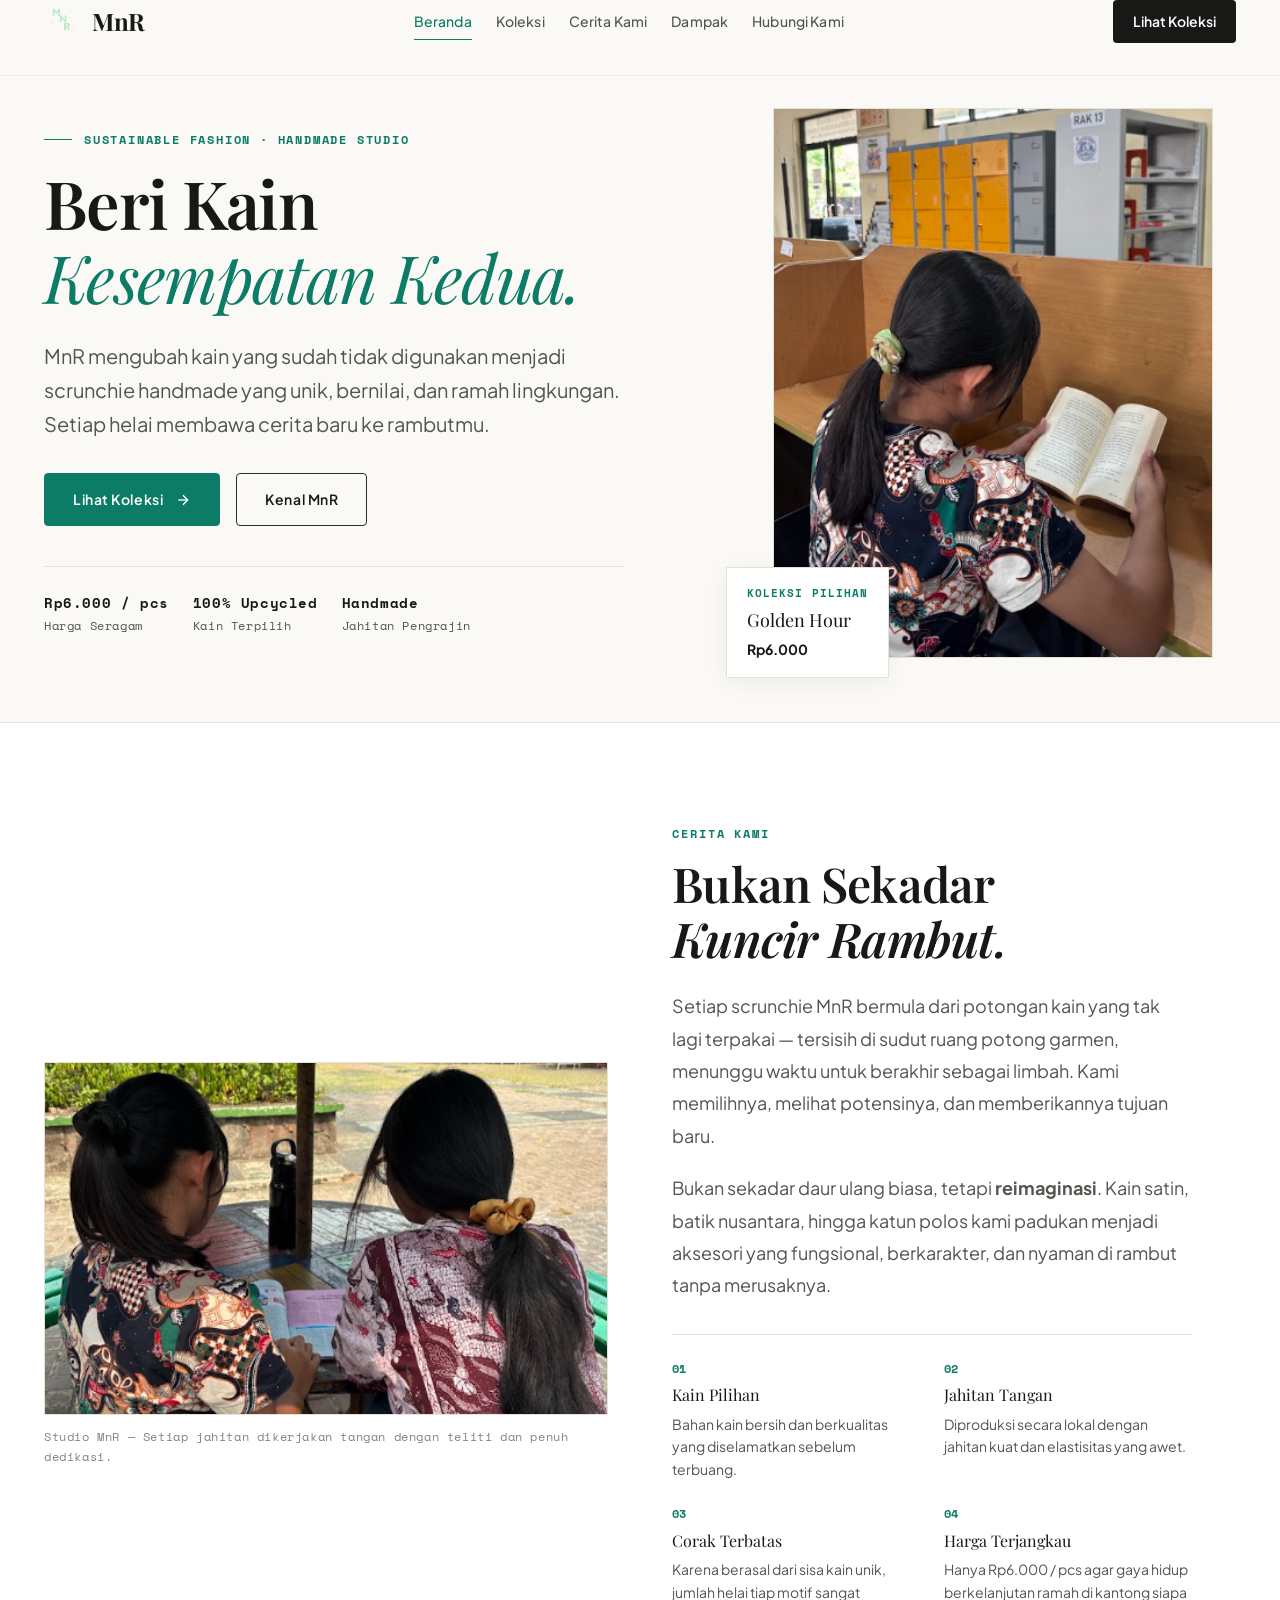
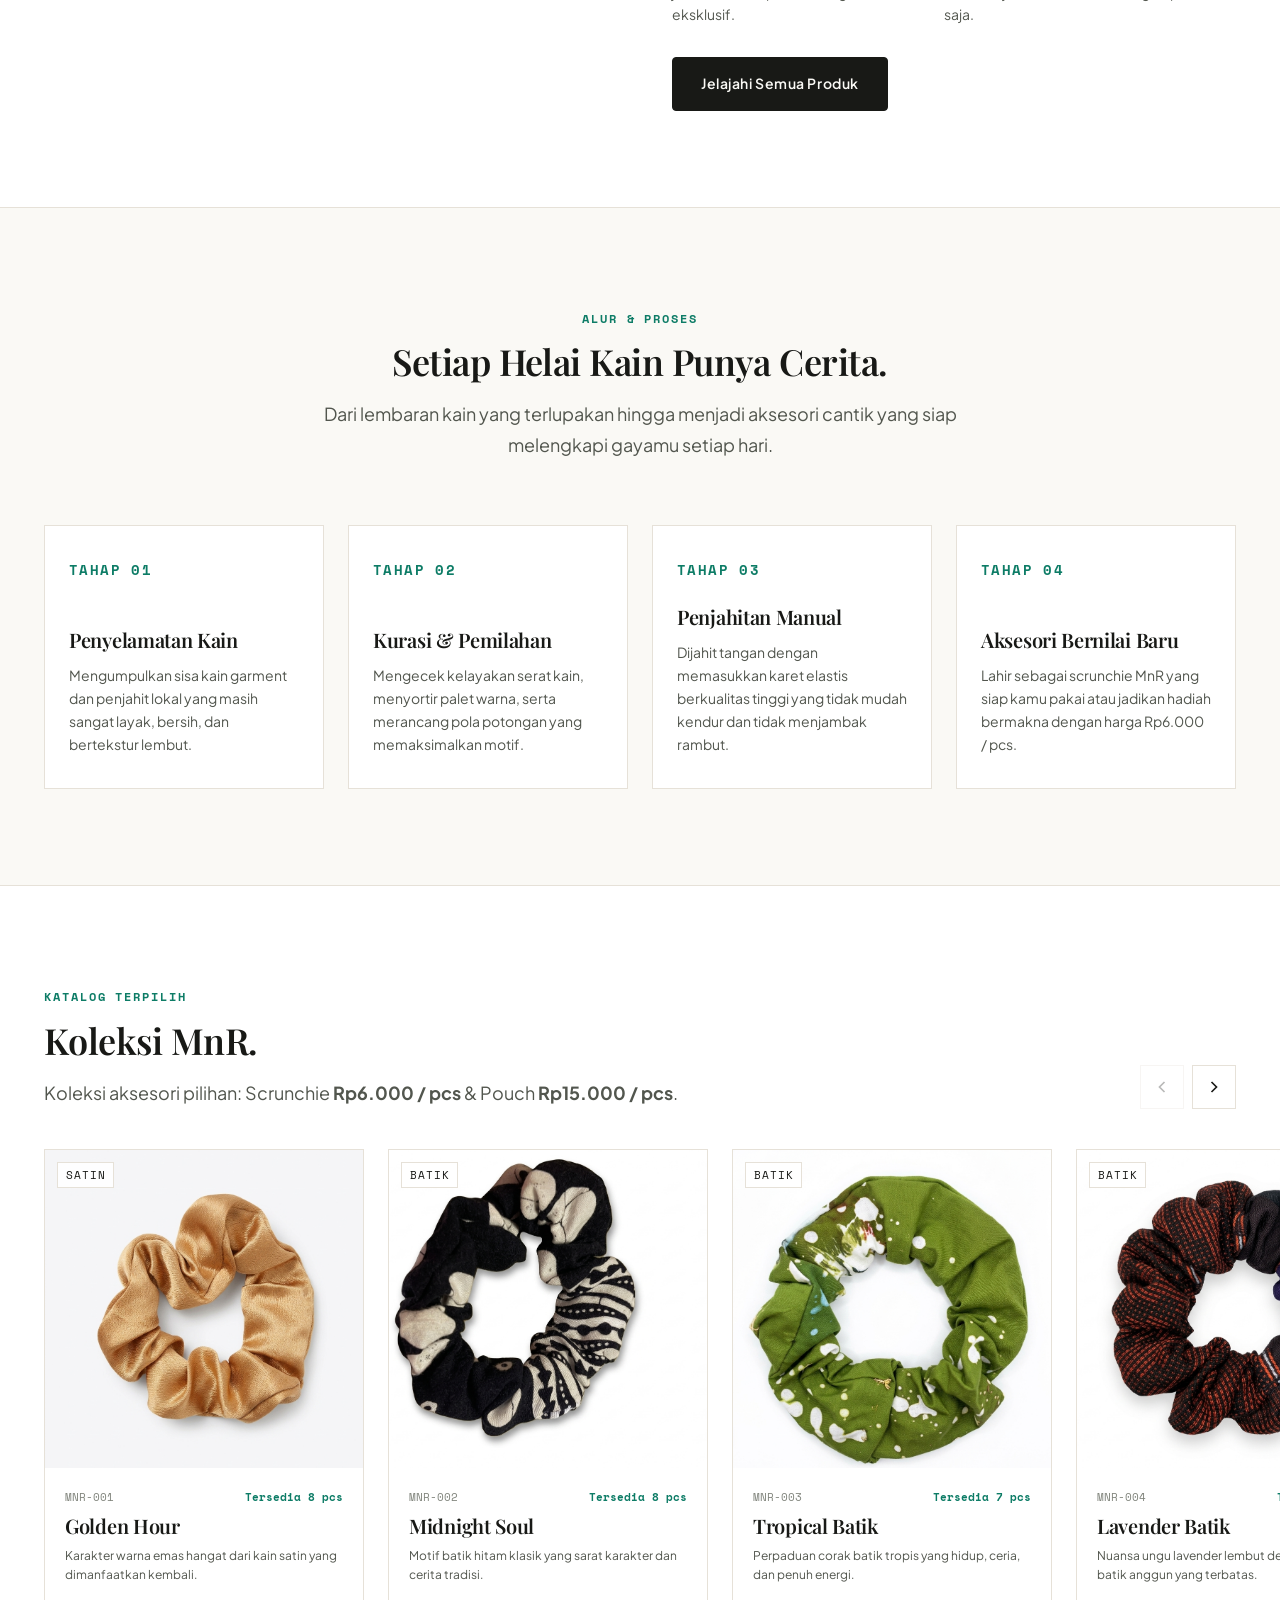
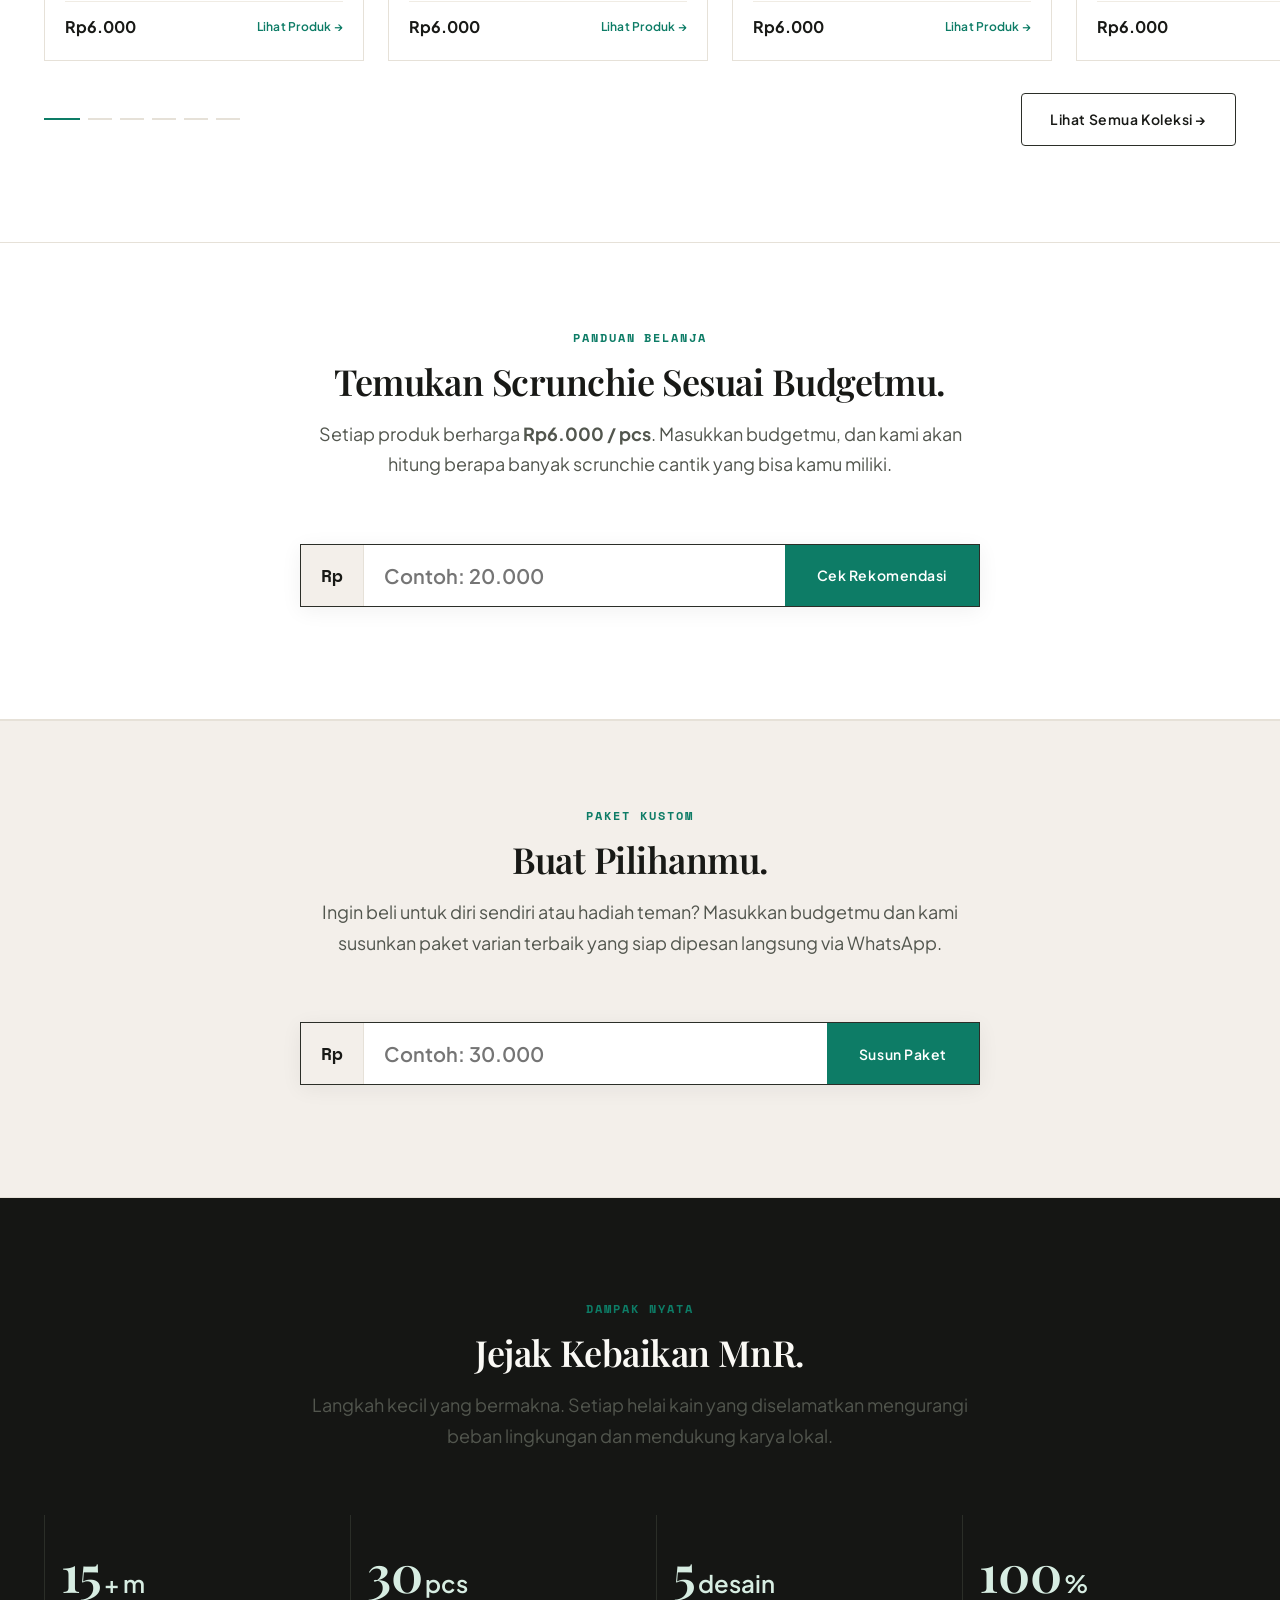
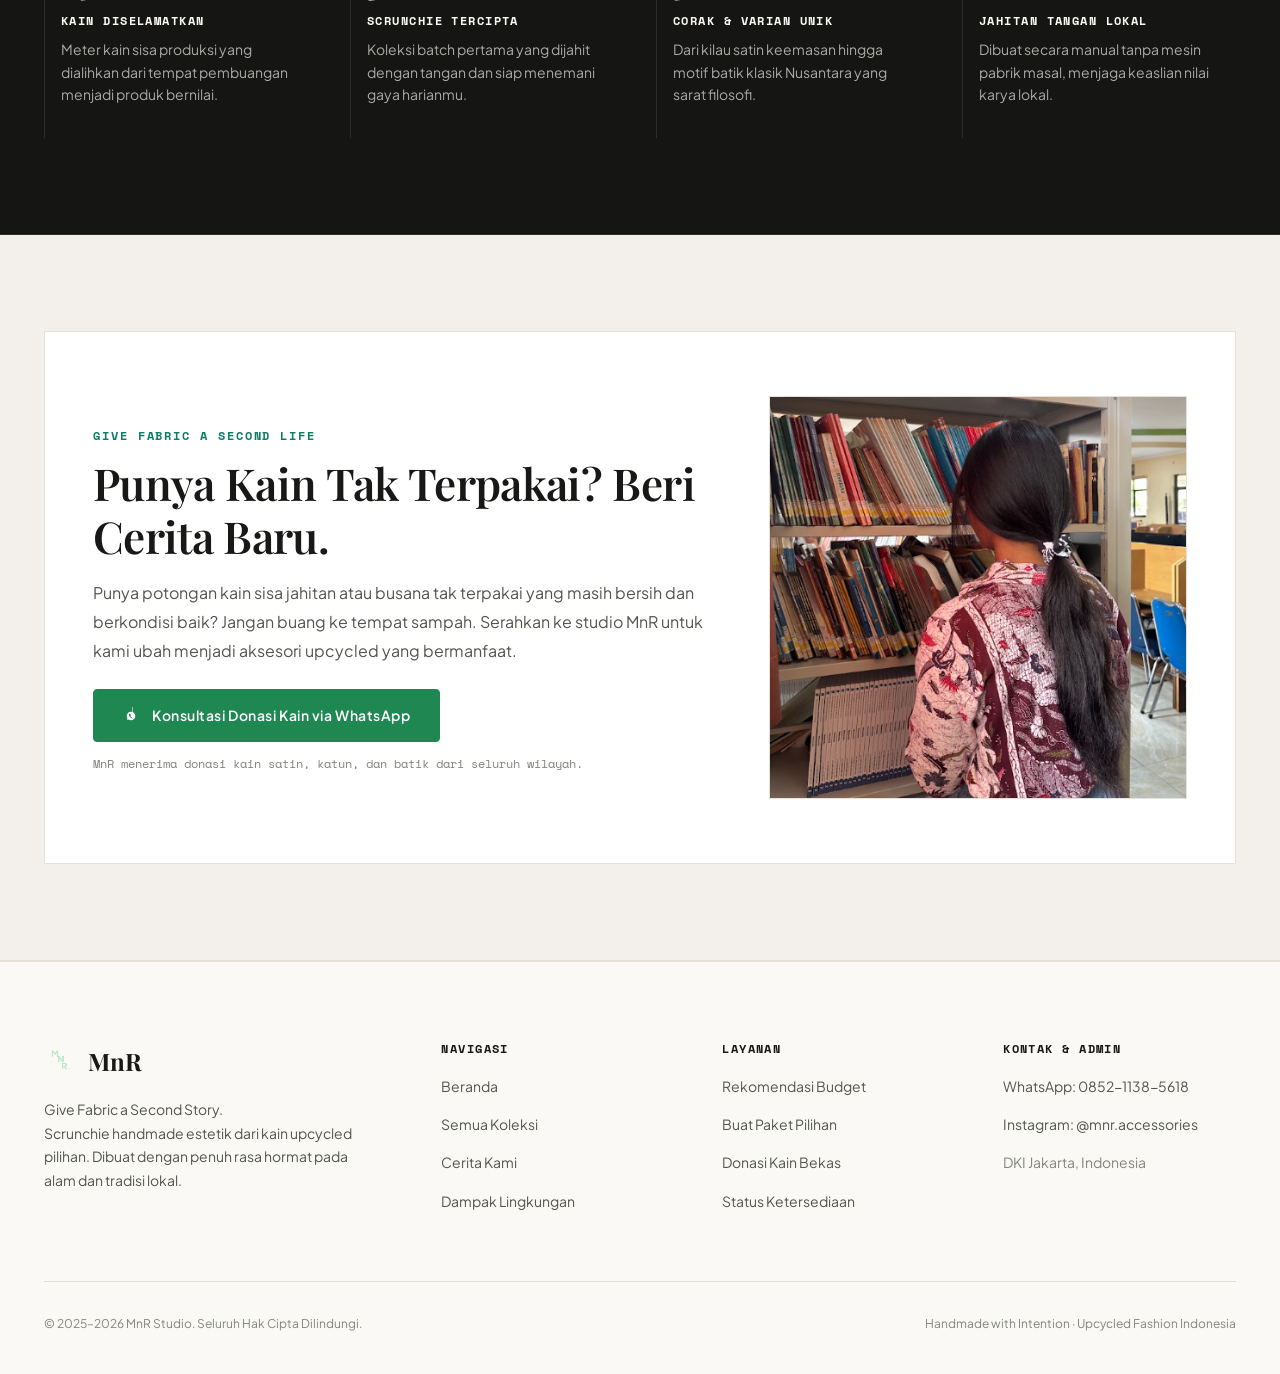
<file: index.html>
<!DOCTYPE html>
<html lang="id">

<head>
    <meta charset="UTF-8">
    <meta name="viewport" content="width=device-width, initial-scale=1.0">
    <meta name="description"
        content="MnR — Brand sustainable fashion scrunchie handmade dari kain upcycled. Give Fabric a Second Story. Seluruh produk Rp6.000/pcs.">
    <title>MnR — Beri Kain Kesempatan Kedua | Official Store</title>

    <!-- Stylesheets -->
    <link rel="stylesheet" href="css/style.css">
    <link rel="stylesheet" href="css/animations.css">
    <link rel="stylesheet" href="css/responsive.css">
</head>

<body>

    <!-- ══════════════════════════════════════════════════════════
     NAVBAR
     ══════════════════════════════════════════════════════════ -->
    <nav class="navbar" role="navigation" aria-label="Navigasi Utama">
        <div class="container">
            <div class="navbar__inner">
                <a href="index.html" class="navbar__logo" aria-label="Beranda MnR">
                    <img src="assets/Logo/logo.png" alt="Logo MnR" class="navbar__logo-img">
                    <span class="navbar__logo-text">MnR</span>
                </a>

                <ul class="navbar__nav" role="list">
                    <li><a href="index.html" class="navbar__link active">Beranda</a></li>
                    <li><a href="catalog.html" class="navbar__link">Koleksi</a></li>
                    <li><a href="#cerita-kami" class="navbar__link">Cerita Kami</a></li>
                    <li><a href="#dampak" class="navbar__link">Dampak</a></li>
                    <li><a href="https://wa.me/6285211385618" class="navbar__link" target="_blank"
                            rel="noopener noreferrer">Hubungi Kami</a></li>
                </ul>

                <div class="navbar__actions">
                    <a href="catalog.html" class="navbar__cta">Lihat Koleksi</a>
                </div>

                <button class="navbar__hamburger" id="hamburger-btn" aria-label="Buka menu navigasi"
                    aria-expanded="false">
                    <span></span><span></span><span></span>
                </button>
            </div>
        </div>
    </nav>

    <!-- Mobile Menu Drawer -->
    <div class="navbar__mobile" id="mobile-menu" role="dialog" aria-label="Menu navigasi mobile">
        <nav class="navbar__mobile-nav">
            <a href="index.html" class="navbar__mobile-link">Beranda</a>
            <a href="catalog.html" class="navbar__mobile-link">Koleksi</a>
            <a href="#cerita-kami" class="navbar__mobile-link">Cerita Kami</a>
            <a href="#dampak" class="navbar__mobile-link">Dampak</a>
            <a href="https://wa.me/6285211385618" class="navbar__mobile-link" target="_blank"
                rel="noopener noreferrer">Hubungi Kami</a>
        </nav>
        <a href="catalog.html" class="btn btn--primary btn--full">Jelajahi Koleksi</a>
    </div>

    <!-- ══════════════════════════════════════════════════════════
     HERO SECTION
     ══════════════════════════════════════════════════════════ -->
    <header class="section hero" id="beranda">
        <div class="container">
            <div class="hero__grid">

                <!-- Hero Copywriting -->
                <div class="hero__content">
                    <div class="hero__tagline-eyebrow anim-fade-up">
                        Sustainable Fashion · Handmade Studio
                    </div>

                    <h1 class="hero__title anim-fade-up anim-delay-1">
                        Beri Kain<br>
                        <span class="hero__title-accent">Kesempatan Kedua.</span>
                    </h1>

                    <p class="hero__subtitle anim-fade-up anim-delay-2">
                        MnR mengubah kain yang sudah tidak digunakan menjadi scrunchie handmade yang unik, bernilai, dan
                        ramah lingkungan. Setiap helai membawa cerita baru ke rambutmu.
                    </p>

                    <div class="hero__actions anim-fade-up anim-delay-3">
                        <a href="catalog.html" class="btn btn--primary" id="hero-explore-cta">
                            Lihat Koleksi
                            <svg width="16" height="16" viewBox="0 0 24 24" fill="none" stroke="currentColor"
                                stroke-width="2">
                                <line x1="5" y1="12" x2="19" y2="12"></line>
                                <polyline points="12 5 19 12 12 19"></polyline>
                            </svg>
                        </a>
                        <a href="#cerita-kami" class="btn btn--outline" id="hero-story-cta">Kenal MnR</a>
                    </div>

                    <div class="hero__credentials anim-fade-up anim-delay-4">
                        <div class="hero__credential-item">
                            <strong>Rp6.000 / pcs</strong>
                            <span>Harga Seragam</span>
                        </div>
                        <div class="hero__credential-item">
                            <strong>100% Upcycled</strong>
                            <span>Kain Terpilih</span>
                        </div>
                        <div class="hero__credential-item">
                            <strong>Handmade</strong>
                            <span>Jahitan Pengrajin</span>
                        </div>
                    </div>
                </div>

                <!-- Hero Visual Composition -->
                <div class="hero__visual-stack anim-scale-in anim-delay-2">
                    <div class="hero__main-image-wrap">
                        <img src="assets/GoldenHour.png" alt="Model memakai scrunchie Golden Hour MnR"
                            id="hero-main-image">
                    </div>

                    <div class="hero__floating-card anim-fade-up anim-delay-3">
                        <div class="hero__floating-card-label">Koleksi Pilihan</div>
                        <div class="hero__floating-card-title">Golden Hour</div>
                        <div class="hero__floating-card-price">Rp6.000</div>
                    </div>
                </div>

            </div>
        </div>
    </header>

    <!-- ══════════════════════════════════════════════════════════
     BRAND STORY SECTION
     ══════════════════════════════════════════════════════════ -->
    <section class="section brand-story" id="cerita-kami" aria-label="Cerita Brand MnR">
        <div class="container">
            <div class="brand-story__grid">

                <!-- Foto Pengrajin & Proses Manual -->
                <div class="brand-story__media-col anim-slide-right">
                    <div class="brand-story__image-wrap">
                        <img src="assets/story.png" alt="Proses pembuatan scrunchie MnR dari kain sisa garmen"
                            loading="lazy">
                    </div>
                    <p class="brand-story__caption">
                        Studio MnR — Setiap jahitan dikerjakan tangan dengan teliti dan penuh dedikasi.
                    </p>
                </div>

                <!-- Konten Cerita -->
                <div class="brand-story__content-col anim-slide-left">
                    <span class="section-eyebrow">Cerita Kami</span>
                    <h2 class="brand-story__title">
                        Bukan Sekadar<br><span class="text-italic">Kuncir Rambut.</span>
                    </h2>

                    <p class="brand-story__text">
                        Setiap scrunchie MnR bermula dari potongan kain yang tak lagi terpakai — tersisih di sudut ruang
                        potong garmen, menunggu waktu untuk berakhir sebagai limbah. Kami memilihnya, melihat
                        potensinya, dan memberikannya tujuan baru.
                    </p>
                    <p class="brand-story__text">
                        Bukan sekadar daur ulang biasa, tetapi <strong>reimaginasi</strong>. Kain satin, batik
                        nusantara, hingga katun polos kami padukan menjadi aksesori yang fungsional, berkarakter, dan
                        nyaman di rambut tanpa merusaknya.
                    </p>

                    <div class="brand-story__principles">
                        <div class="principle-item">
                            <div class="principle-item__num">01</div>
                            <div class="principle-item__title">Kain Pilihan</div>
                            <div class="principle-item__desc">Bahan kain bersih dan berkualitas yang diselamatkan
                                sebelum terbuang.</div>
                        </div>
                        <div class="principle-item">
                            <div class="principle-item__num">02</div>
                            <div class="principle-item__title">Jahitan Tangan</div>
                            <div class="principle-item__desc">Diproduksi secara lokal dengan jahitan kuat dan
                                elastisitas yang awet.</div>
                        </div>
                        <div class="principle-item">
                            <div class="principle-item__num">03</div>
                            <div class="principle-item__title">Corak Terbatas</div>
                            <div class="principle-item__desc">Karena berasal dari sisa kain unik, jumlah helai tiap
                                motif sangat eksklusif.</div>
                        </div>
                        <div class="principle-item">
                            <div class="principle-item__num">04</div>
                            <div class="principle-item__title">Harga Terjangkau</div>
                            <div class="principle-item__desc">Hanya Rp6.000 / pcs agar gaya hidup berkelanjutan ramah di
                                kantong siapa saja.</div>
                        </div>
                    </div>

                    <a href="catalog.html" class="btn btn--dark">
                        Jelajahi Semua Produk
                    </a>
                </div>

            </div>
        </div>
    </section>

    <!-- ══════════════════════════════════════════════════════════
     FABRIC JOURNEY SECTION
     ══════════════════════════════════════════════════════════ -->
    <section class="section fabric-journey" id="proses" aria-label="Alur Daur Ulang Kain">
        <div class="container">
            <div class="section-header section-header--center anim-fade-up">
                <span class="section-eyebrow">Alur & Proses</span>
                <h2 class="section-title">Setiap Helai Kain Punya Cerita.</h2>
                <p class="section-subtitle">
                    Dari lembaran kain yang terlupakan hingga menjadi aksesori cantik yang siap melengkapi gayamu setiap
                    hari.
                </p>
            </div>

            <div class="journey-grid">
                <div class="journey-card anim-fade-up anim-delay-1">
                    <div class="journey-card__step-num">TAHAP 01</div>
                    <div>
                        <h3 class="journey-card__title">Penyelamatan Kain</h3>
                        <p class="journey-card__desc">
                            Mengumpulkan sisa kain garment dan penjahit lokal yang masih sangat layak, bersih, dan
                            bertekstur lembut.
                        </p>
                    </div>
                </div>

                <div class="journey-card anim-fade-up anim-delay-2">
                    <div class="journey-card__step-num">TAHAP 02</div>
                    <div>
                        <h3 class="journey-card__title">Kurasi & Pemilahan</h3>
                        <p class="journey-card__desc">
                            Mengecek kelayakan serat kain, menyortir palet warna, serta merancang pola potongan yang
                            memaksimalkan motif.
                        </p>
                    </div>
                </div>

                <div class="journey-card anim-fade-up anim-delay-3">
                    <div class="journey-card__step-num">TAHAP 03</div>
                    <div>
                        <h3 class="journey-card__title">Penjahitan Manual</h3>
                        <p class="journey-card__desc">
                            Dijahit tangan dengan memasukkan karet elastis berkualitas tinggi yang tidak mudah kendur
                            dan tidak menjambak rambut.
                        </p>
                    </div>
                </div>

                <div class="journey-card anim-fade-up anim-delay-4">
                    <div class="journey-card__step-num">TAHAP 04</div>
                    <div>
                        <h3 class="journey-card__title">Aksesori Bernilai Baru</h3>
                        <p class="journey-card__desc">
                            Lahir sebagai scrunchie MnR yang siap kamu pakai atau jadikan hadiah bermakna dengan harga
                            Rp6.000 / pcs.
                        </p>
                    </div>
                </div>
            </div>
        </div>
    </section>

    <!-- ══════════════════════════════════════════════════════════
     EDITORIAL COLLECTION SLIDER
     ══════════════════════════════════════════════════════════ -->
    <section class="section slider-section" id="koleksi" aria-label="Koleksi Scrunchie MnR">
        <div class="container">
            <div class="slider-section__header-row">
                <div>
                    <span class="section-eyebrow">Katalog Terpilih</span>
                    <h2 class="section-title">Koleksi MnR.</h2>
                    <p class="section-subtitle">
                        Koleksi aksesori pilihan: Scrunchie <strong>Rp6.000 / pcs</strong> & Pouch <strong>Rp15.000 /
                            pcs</strong>.
                    </p>
                </div>
                <div class="slider-nav-buttons">
                    <button class="slider-btn" id="slider-prev" aria-label="Koleksi sebelumnya">
                        <svg width="20" height="20" viewBox="0 0 24 24" fill="none" stroke="currentColor"
                            stroke-width="2">
                            <polyline points="15 18 9 12 15 6"></polyline>
                        </svg>
                    </button>
                    <button class="slider-btn" id="slider-next" aria-label="Koleksi berikutnya">
                        <svg width="20" height="20" viewBox="0 0 24 24" fill="none" stroke="currentColor"
                            stroke-width="2">
                            <polyline points="9 18 15 12 9 6"></polyline>
                        </svg>
                    </button>
                </div>
            </div>

            <div class="slider-track-outer">
                <div class="slider-track" id="slider-track">
                    <!-- Dimuat secara dinamis oleh main.js dari products.js -->
                </div>
            </div>

            <div class="slider-footer">
                <div class="slider-dots" id="slider-dots"></div>
                <a href="catalog.html" class="btn btn--outline">Lihat Semua Koleksi →</a>
            </div>
        </div>
    </section>

    <!-- ══════════════════════════════════════════════════════════
     FIND YOUR MNR — Budget Recommendation
     ══════════════════════════════════════════════════════════ -->
    <section class="section recommendation-section" id="rekomendasi" aria-label="Rekomendasi Sesuai Budget">
        <div class="container">
            <div class="section-header section-header--center anim-fade-up">
                <span class="section-eyebrow">Panduan Belanja</span>
                <h2 class="section-title">Temukan Scrunchie Sesuai Budgetmu.</h2>
                <p class="section-subtitle">
                    Setiap produk berharga <strong>Rp6.000 / pcs</strong>. Masukkan budgetmu, dan kami akan hitung
                    berapa banyak scrunchie cantik yang bisa kamu miliki.
                </p>
            </div>

            <div class="rec-widget anim-fade-up anim-delay-1">
                <div class="budget-input-group" id="rec-form">
                    <div class="budget-prefix">Rp</div>
                    <input type="text" id="rec-budget-input" class="budget-input" placeholder="Contoh: 20.000"
                        inputmode="numeric" aria-label="Masukkan budget belanja">
                    <button class="budget-btn" id="rec-submit" type="button">Cek Rekomendasi</button>
                </div>

                <!-- Hasil Rekomendasi -->
                <div class="rec-results" id="rec-results" aria-live="polite"></div>
            </div>
        </div>
    </section>

    <!-- ══════════════════════════════════════════════════════════
     BUILD YOUR MNR — Set Builder
     ══════════════════════════════════════════════════════════ -->
    <section class="section section--warm" id="susun-paket" aria-label="Susun Paket Pilihanmu">
        <div class="container">
            <div class="section-header section-header--center anim-fade-up">
                <span class="section-eyebrow">Paket Kustom</span>
                <h2 class="section-title">Buat Pilihanmu.</h2>
                <p class="section-subtitle">
                    Ingin beli untuk diri sendiri atau hadiah teman? Masukkan budgetmu dan kami susunkan paket varian
                    terbaik yang siap dipesan langsung via WhatsApp.
                </p>
            </div>

            <div class="rec-widget anim-fade-up anim-delay-1">
                <div class="budget-input-group">
                    <div class="budget-prefix">Rp</div>
                    <input type="text" id="build-budget-input" class="budget-input" placeholder="Contoh: 30.000"
                        inputmode="numeric" aria-label="Masukkan budget paket">
                    <button class="budget-btn" id="build-submit" type="button">Susun Paket</button>
                </div>

                <!-- Hasil Paket -->
                <div class="build-results" id="build-results" aria-live="polite"></div>
            </div>
        </div>
    </section>

    <!-- ══════════════════════════════════════════════════════════
     IMPACT SECTION
     ══════════════════════════════════════════════════════════ -->
    <section class="section impact-section" id="dampak" aria-label="Dampak Keberlanjutan MnR">
        <div class="container">
            <div class="section-header section-header--center anim-fade-up">
                <span class="section-eyebrow">Dampak Nyata</span>
                <h2 class="section-title" style="color: var(--color-bg);">Jejak Kebaikan MnR.</h2>
                <p class="section-subtitle">
                    Langkah kecil yang bermakna. Setiap helai kain yang diselamatkan mengurangi beban lingkungan dan
                    mendukung karya lokal.
                </p>
            </div>

            <div class="impact-grid">
                <div class="impact-card anim-fade-up anim-delay-1">
                    <div class="impact-card__number-wrap">
                        <span class="counter" data-target="15" id="counter-fabric">15</span>
                        <span class="impact-card__suffix">+ m</span>
                    </div>
                    <div class="impact-card__label">Kain Diselamatkan</div>
                    <div class="impact-card__desc">Meter kain sisa produksi yang dialihkan dari tempat pembuangan
                        menjadi produk bernilai.</div>
                </div>

                <div class="impact-card anim-fade-up anim-delay-2">
                    <div class="impact-card__number-wrap">
                        <span class="counter" data-target="30" id="counter-scrunchies">30</span>
                        <span class="impact-card__suffix">pcs</span>
                    </div>
                    <div class="impact-card__label">Scrunchie Tercipta</div>
                    <div class="impact-card__desc">Koleksi batch pertama yang dijahit dengan tangan dan siap menemani
                        gaya harianmu.</div>
                </div>

                <div class="impact-card anim-fade-up anim-delay-3">
                    <div class="impact-card__number-wrap">
                        <span class="counter" data-target="5" id="counter-designs">5</span>
                        <span class="impact-card__suffix">desain</span>
                    </div>
                    <div class="impact-card__label">Corak & Varian Unik</div>
                    <div class="impact-card__desc">Dari kilau satin keemasan hingga motif batik klasik Nusantara yang
                        sarat filosofi.</div>
                </div>

                <div class="impact-card anim-fade-up anim-delay-4">
                    <div class="impact-card__number-wrap">
                        <span class="counter" data-target="100" id="counter-handmade">100</span>
                        <span class="impact-card__suffix">%</span>
                    </div>
                    <div class="impact-card__label">Jahitan Tangan Lokal</div>
                    <div class="impact-card__desc">Dibuat secara manual tanpa mesin pabrik masal, menjaga keaslian nilai
                        karya lokal.</div>
                </div>
            </div>
        </div>
    </section>

    <!-- ══════════════════════════════════════════════════════════
     GIVE FABRIC A SECOND LIFE (DONASI KAIN)
     ══════════════════════════════════════════════════════════ -->
    <section class="section donation-cta" id="donasi" aria-label="Donasi Kain Bekas">
        <div class="container">
            <div class="donation-card anim-fade-up">
                <div>
                    <span class="section-eyebrow">Give Fabric a Second Life</span>
                    <h2 class="donation-card__title">Punya Kain Tak Terpakai? Beri Cerita Baru.</h2>
                    <p class="donation-card__text">
                        Punya potongan kain sisa jahitan atau busana tak terpakai yang masih bersih dan berkondisi baik?
                        Jangan buang ke tempat sampah. Serahkan ke studio MnR untuk kami ubah menjadi aksesori upcycled
                        yang bermanfaat.
                    </p>
                    <div class="donation-card__action">
                        <a href="https://wa.me/6285211385618" class="btn btn--whatsapp" data-wa="fabric" target="_blank"
                            rel="noopener noreferrer">
                            <svg width="18" height="18" viewBox="0 0 24 24" fill="currentColor">
                                <path
                                    d="M12.031 6.172c-3.181 0-5.767 2.586-5.768 5.766-.001 1.298.38 2.27 1.019 3.287l-.582 2.128 2.182-.573c.978.58 1.911.928 3.145.929 3.178 0 5.767-2.587 5.768-5.766.001-3.187-2.575-5.77-5.764-5.771zm3.392 8.244c-.144.405-.837.774-1.17.824-.312.045-.698.057-1.144-.092-.857-.285-1.996-1.196-2.735-2.029-.739-.834-1.282-1.859-1.282-2.784 0-.497.195-.889.479-1.168.214-.21.469-.264.624-.264.156 0 .313.003.447.01.142.008.33.023.479.382.155.372.531 1.303.578 1.398.047.096.079.208.016.333-.063.125-.094.208-.188.318-.094.11-.198.246-.282.33-.094.095-.192.198-.083.385.109.188.484.798 1.037 1.29.711.633 1.311.83 1.498.924.188.094.297.079.407-.047.11-.125.47-548.595-.736.125-.188.25-.157.422-.094.172.063 1.094.516 1.282.609.188.094.313.141.36.219.046.078.046.452-.098.857z" />
                            </svg>
                            Konsultasi Donasi Kain via WhatsApp
                        </a>
                        <span class="donation-card__note">MnR menerima donasi kain satin, katun, dan batik dari seluruh
                            wilayah.</span>
                    </div>
                </div>

                <div>
                    <img src="assets/Lifestyle/CraftStory.png" alt="Donasi kain MnR"
                        style="width: 100%; border: 1px solid var(--color-border);" loading="lazy">
                </div>
            </div>
        </div>
    </section>

    <!-- ══════════════════════════════════════════════════════════
     FOOTER
     ══════════════════════════════════════════════════════════ -->
    <footer class="footer" role="contentinfo">
        <div class="container">
            <div class="footer__main">
                <div>
                    <div class="footer__brand-logo">
                        <img src="assets/Logo/logo.png" alt="Logo MnR">
                        <span>MnR</span>
                    </div>
                    <p class="footer__brand-tagline">
                        Give Fabric a Second Story.<br>
                        Scrunchie handmade estetik dari kain upcycled pilihan. Dibuat dengan penuh rasa hormat pada alam
                        dan tradisi lokal.
                    </p>
                </div>

                <div>
                    <h4 class="footer__col-title">Navigasi</h4>
                    <ul class="footer__links">
                        <li><a href="index.html" class="footer__link">Beranda</a></li>
                        <li><a href="catalog.html" class="footer__link">Semua Koleksi</a></li>
                        <li><a href="#cerita-kami" class="footer__link">Cerita Kami</a></li>
                        <li><a href="#dampak" class="footer__link">Dampak Lingkungan</a></li>
                    </ul>
                </div>

                <div>
                    <h4 class="footer__col-title">Layanan</h4>
                    <ul class="footer__links">
                        <li><a href="#rekomendasi" class="footer__link">Rekomendasi Budget</a></li>
                        <li><a href="#susun-paket" class="footer__link">Buat Paket Pilihan</a></li>
                        <li><a href="#donasi" class="footer__link">Donasi Kain Bekas</a></li>
                        <li><a href="catalog.html" class="footer__link">Status Ketersediaan</a></li>
                    </ul>
                </div>

                <div>
                    <h4 class="footer__col-title">Kontak & Admin</h4>
                    <ul class="footer__links">
                        <li><a href="https://wa.me/6285211385618" class="footer__link" target="_blank"
                                rel="noopener noreferrer">WhatsApp: 0852-1138-5618</a></li>
                        <li><a href="https://www.instagram.com/mnr.accessories/" class="footer__link" target="_blank"
                                rel="noopener noreferrer">Instagram: @mnr.accessories</a></li>
                        <li><span class="footer__link" style="color:var(--color-text-light);">DKI Jakarta,
                                Indonesia</span></li>
                    </ul>
                </div>
            </div>

            <div class="footer__bottom">
                <span>© 2025–2026 MnR Studio. Seluruh Hak Cipta Dilindungi.</span>
                <span>Handmade with Intention · Upcycled Fashion Indonesia</span>
            </div>
        </div>
    </footer>

    <!-- ══════════════════════════════════════════════════════════
     MODAL PEMBAYARAN QRIS & WHATSAPP
     ══════════════════════════════════════════════════════════ -->
    <div class="modal-overlay" id="payment-modal" role="dialog" aria-modal="true" aria-labelledby="modal-title"
        tabindex="-1">
        <div class="modal-content">
            <div class="modal__header">
                <h3 class="modal__title" id="modal-title">Pembayaran Pesanan</h3>
                <button class="modal__close-btn" id="modal-close-btn" aria-label="Tutup modal"
                    type="button">&times;</button>
            </div>

            <div class="modal__body">
                <!-- Ringkasan Pesanan -->
                <div class="order-summary-box">
                    <div class="order-row">
                        <span>Produk</span>
                        <strong id="modal-product-name">—</strong>
                    </div>
                    <div class="order-row">
                        <span>Kode ID</span>
                        <span id="modal-product-id">—</span>
                    </div>
                    <div class="order-row">
                        <span>Jumlah</span>
                        <span id="modal-product-qty">1 pcs</span>
                    </div>
                    <div class="order-row">
                        <span>Harga Satuan</span>
                        <span id="modal-product-price">Rp6.000</span>
                    </div>
                    <div class="order-row order-row--total">
                        <span>Total Pembayaran</span>
                        <strong id="modal-total-price">Rp6.000</strong>
                    </div>
                </div>

                <!-- QRIS Payment Box -->
                <div class="qris-section">
                    <span class="qris-badge">Scan QRIS untuk Membayar</span>
                    <div class="qris-image-wrap">
                        <img id="modal-qris-img" src="assets/QRIS.jpeg" alt="QRIS Resmi MnR">
                    </div>
                </div>

                <!-- Alur Pembayaran -->
                <div class="qris-steps">
                    <div class="qris-step">
                        <span class="qris-step__num">1.</span>
                        <span>Buka aplikasi pembayaran (GoPay, OVO, Dana, BCA, Mandiri, atau m-Banking
                            pilihanmu).</span>
                    </div>
                    <div class="qris-step">
                        <span class="qris-step__num">2.</span>
                        <span>Scan kode QRIS di atas sesuai nominal total yang tertera.</span>
                    </div>
                    <div class="qris-step">
                        <span class="qris-step__num">3.</span>
                        <span>Ambil screenshot bukti transfer, lalu klik tombol di bawah untuk konfirmasi via
                            WhatsApp.</span>
                    </div>
                </div>

                <div class="modal__footer">
                    <button class="btn btn--whatsapp btn--full" id="modal-confirm-btn" type="button">
                        <svg width="18" height="18" viewBox="0 0 24 24" fill="currentColor">
                            <path
                                d="M12.031 6.172c-3.181 0-5.767 2.586-5.768 5.766-.001 1.298.38 2.27 1.019 3.287l-.582 2.128 2.182-.573c.978.58 1.911.928 3.145.929 3.178 0 5.767-2.587 5.768-5.766.001-3.187-2.575-5.77-5.764-5.771zm3.392 8.244c-.144.405-.837.774-1.17.824-.312.045-.698.057-1.144-.092-.857-.285-1.996-1.196-2.735-2.029-.739-.834-1.282-1.859-1.282-2.784 0-.497.195-.889.479-1.168.214-.21.469-.264.624-.264.156 0 .313.003.447.01.142.008.33.023.479.382.155.372.531 1.303.578 1.398.047.096.079.208.016.333-.063.125-.094.208-.188.318-.094.11-.198.246-.282.33-.094.095-.192.198-.083.385.109.188.484.798 1.037 1.29.711.633 1.311.83 1.498.924.188.094.297.079.407-.047.11-.125.47-548.595-.736.125-.188.25-.157.422-.094.172.063 1.094.516 1.282.609.188.094.313.141.36.219.046.078.046.452-.098.857z" />
                        </svg>
                        Konfirmasi Pembayaran via WhatsApp
                    </button>
                    <button class="btn btn--ghost btn--full" id="modal-cancel-btn" type="button">
                        Batal
                    </button>
                </div>
            </div>
        </div>
    </div>

    <!-- Scripts -->
    <script src="data/products.js"></script>
    <script src="js/whatsapp.js"></script>
    <script src="js/recommendation.js"></script>
    <script src="js/main.js"></script>

</body>

</html>
</file>
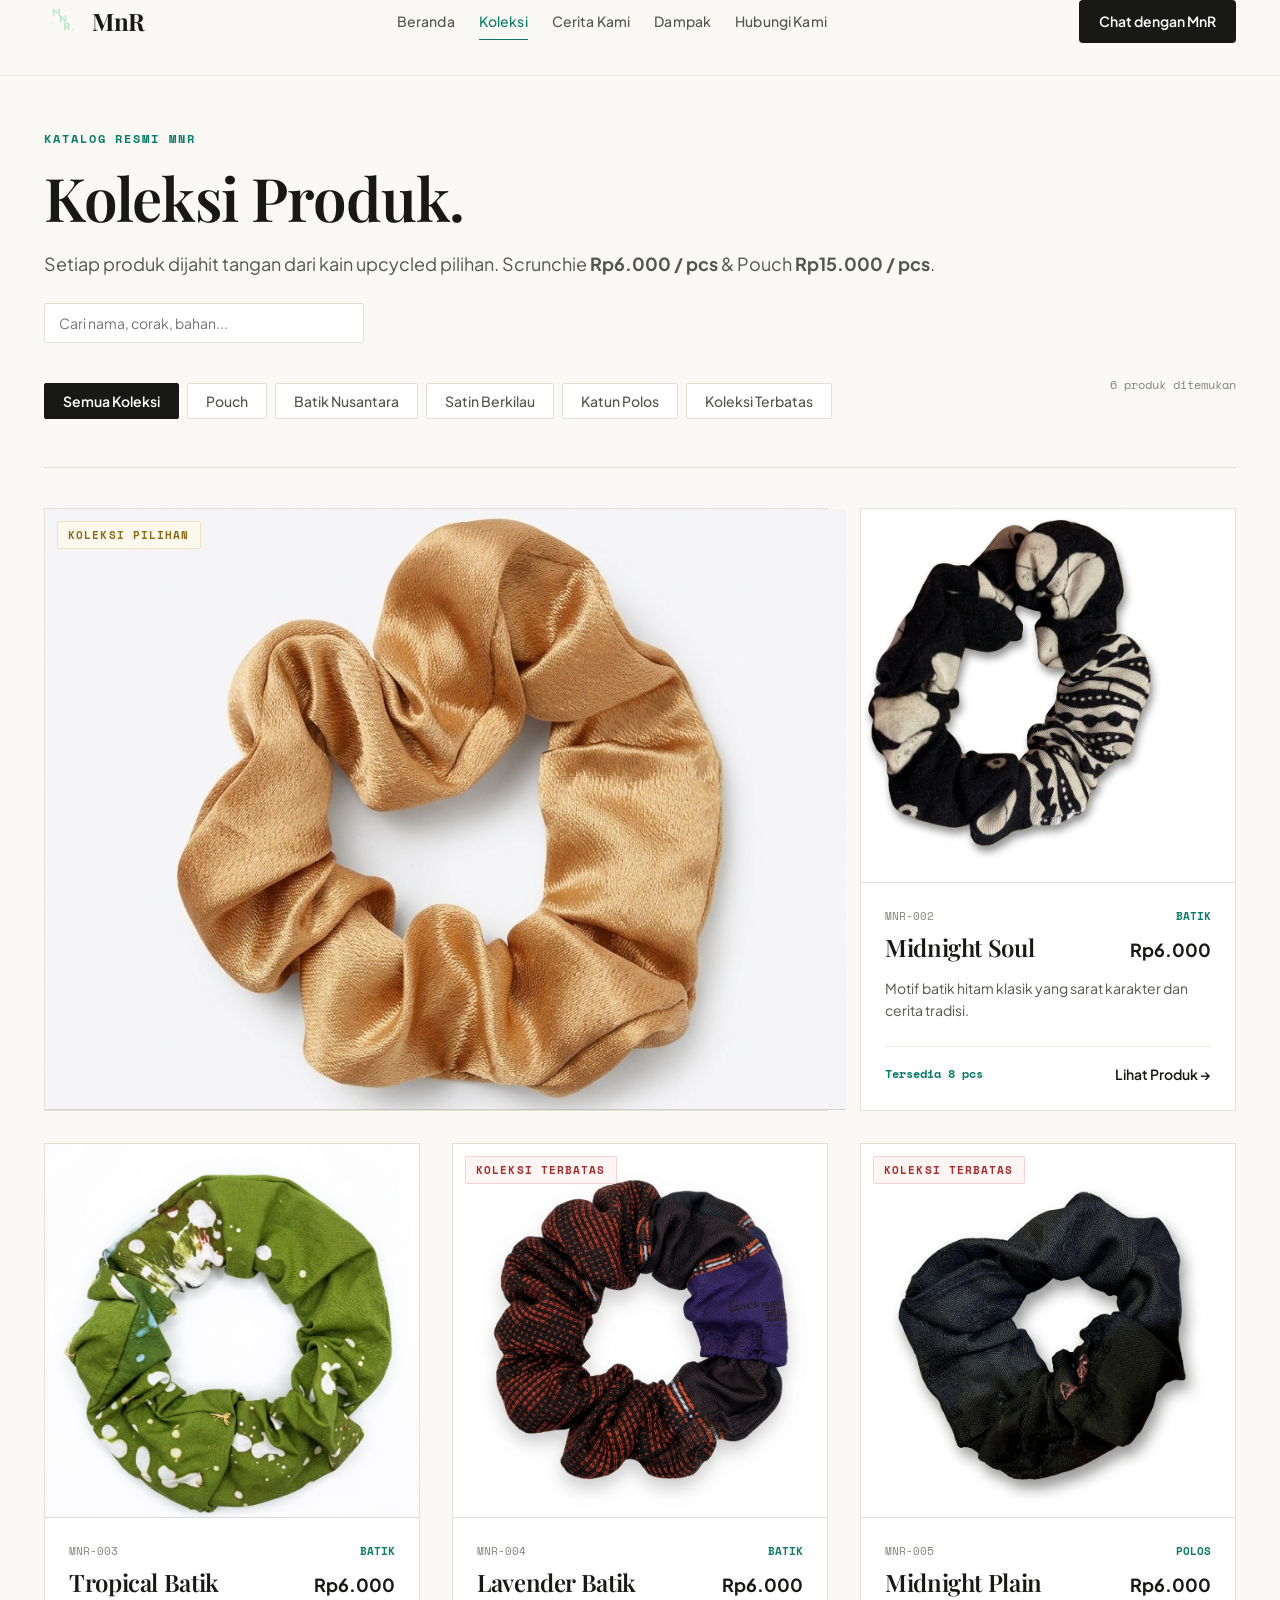
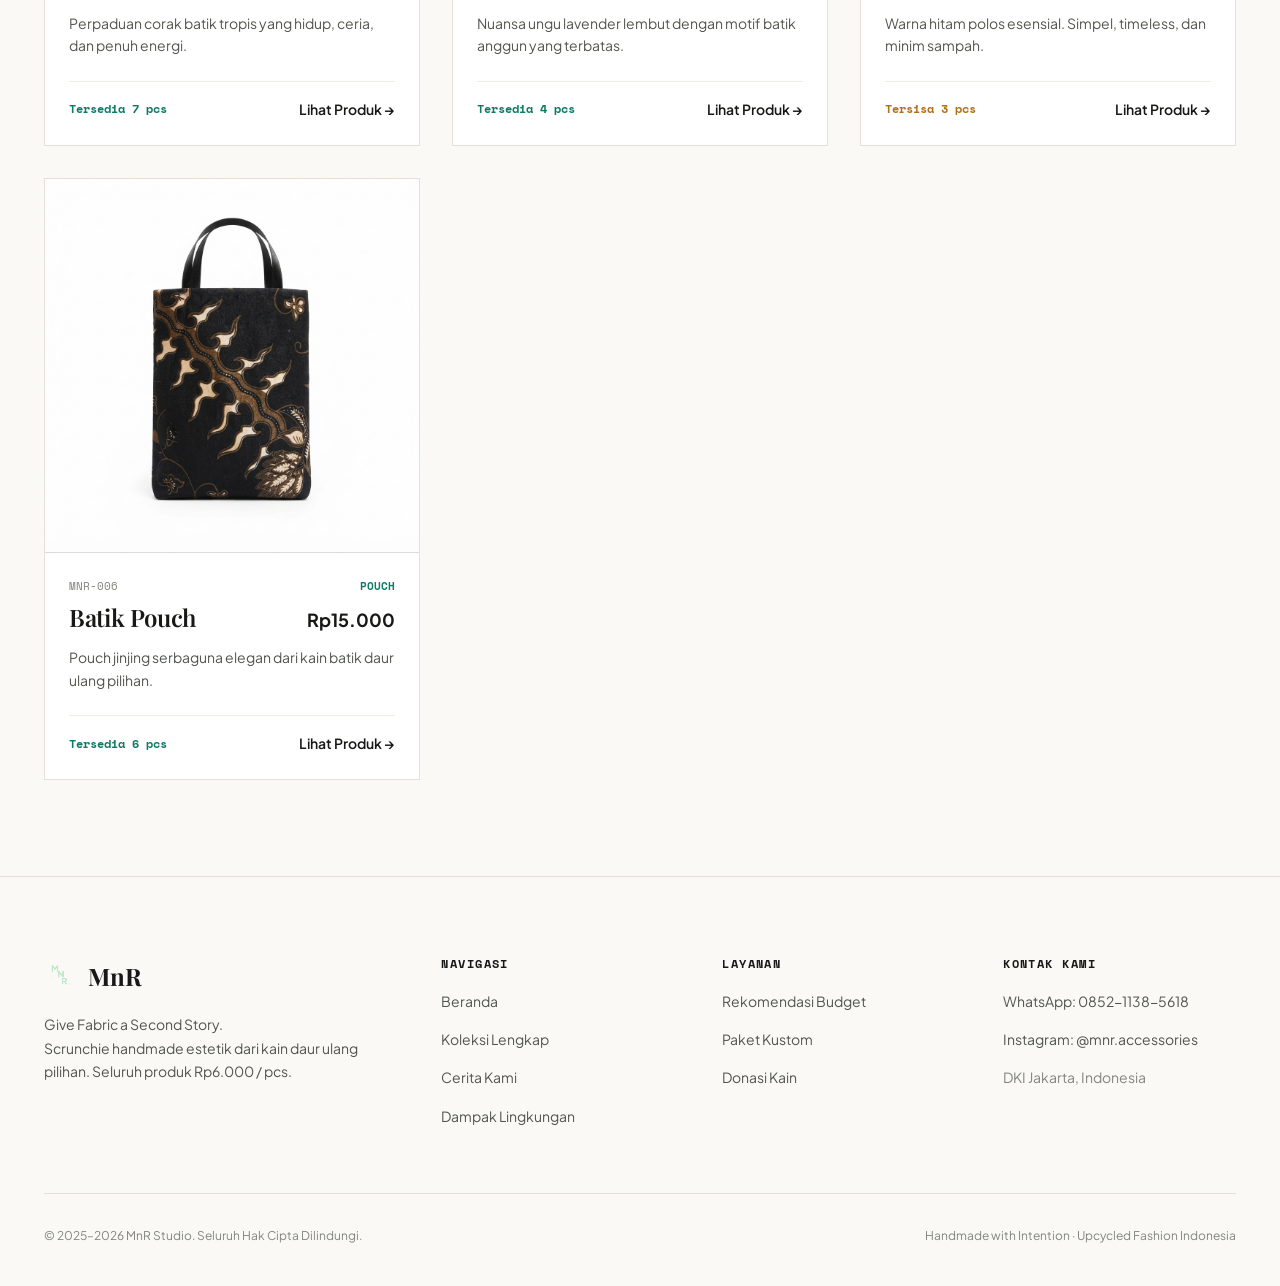
<file: catalog.html>
<!DOCTYPE html>
<html lang="id">

<head>
    <meta charset="UTF-8">
    <meta name="viewport" content="width=device-width, initial-scale=1.0">
    <meta name="description"
        content="Jelajahi Koleksi Scrunchie Upcycled MnR — Handmade dari kain daur ulang pilihan. Golden Hour, Midnight Soul, Tropical Batik, Lavender Batik, dan Midnight Plain. Rp6.000/pcs.">
    <title>Koleksi Scrunchie — MnR Official</title>

    <!-- Stylesheets -->
    <link rel="stylesheet" href="css/style.css">
    <link rel="stylesheet" href="css/animations.css">
    <link rel="stylesheet" href="css/responsive.css">
</head>

<body>

    <!-- ══════════════════════════════════════════════════════════
     NAVBAR
     ══════════════════════════════════════════════════════════ -->
    <nav class="navbar" role="navigation" aria-label="Navigasi Utama">
        <div class="container">
            <div class="navbar__inner">
                <a href="index.html" class="navbar__logo" aria-label="Beranda MnR">
                    <img src="assets/Logo/logo.png" alt="Logo MnR" class="navbar__logo-img">
                    <span class="navbar__logo-text">MnR</span>
                </a>

                <ul class="navbar__nav" role="list">
                    <li><a href="index.html" class="navbar__link">Beranda</a></li>
                    <li><a href="catalog.html" class="navbar__link active">Koleksi</a></li>
                    <li><a href="index.html#cerita-kami" class="navbar__link">Cerita Kami</a></li>
                    <li><a href="index.html#dampak" class="navbar__link">Dampak</a></li>
                    <li><a href="https://wa.me/6285211385618" class="navbar__link" target="_blank"
                            rel="noopener noreferrer">Hubungi Kami</a></li>
                </ul>

                <div class="navbar__actions">
                    <a href="https://wa.me/6285211385618" class="navbar__cta" target="_blank"
                        rel="noopener noreferrer">Chat dengan MnR</a>
                </div>

                <button class="navbar__hamburger" id="hamburger-btn" aria-label="Buka menu navigasi"
                    aria-expanded="false">
                    <span></span><span></span><span></span>
                </button>
            </div>
        </div>
    </nav>

    <!-- Mobile Menu Drawer -->
    <div class="navbar__mobile" id="mobile-menu" role="dialog" aria-label="Menu navigasi mobile">
        <nav class="navbar__mobile-nav">
            <a href="index.html" class="navbar__mobile-link">Beranda</a>
            <a href="catalog.html" class="navbar__mobile-link active">Koleksi</a>
            <a href="index.html#cerita-kami" class="navbar__mobile-link">Cerita Kami</a>
            <a href="index.html#dampak" class="navbar__mobile-link">Dampak</a>
            <a href="https://wa.me/6285211385618" class="navbar__mobile-link" target="_blank"
                rel="noopener noreferrer">Hubungi Kami</a>
        </nav>
        <a href="https://wa.me/6285211385618" class="btn btn--whatsapp btn--full" target="_blank"
            rel="noopener noreferrer">Chat via WhatsApp</a>
    </div>

    <!-- ══════════════════════════════════════════════════════════
     CATALOG MAIN
     ══════════════════════════════════════════════════════════ -->
    <main class="catalog-page">
        <div class="container">

            <!-- Header Katalog -->
            <header class="catalog-header anim-fade-up">
                <div class="catalog-header__top">
                    <div>
                        <span class="section-eyebrow">Katalog Resmi MnR</span>
                        <h1 class="section-title">Koleksi Produk.</h1>
                        <p class="section-subtitle">
                            Setiap produk dijahit tangan dari kain upcycled pilihan. Scrunchie <strong>Rp6.000 /
                                pcs</strong> & Pouch <strong>Rp15.000 / pcs</strong>.
                        </p>
                    </div>

                    <div class="search-box">
                        <input type="text" id="catalog-search" class="search-input"
                            placeholder="Cari nama, corak, bahan..." aria-label="Cari produk MnR">
                        <span class="search-clear" id="search-clear" title="Hapus pencarian">&times;</span>
                    </div>
                </div>

                <!-- Controls: Filter Tabs & Info -->
                <div class="catalog-controls">
                    <div class="filter-tabs" role="tablist" aria-label="Filter kategori produk">
                        <button class="filter-tab active" data-filter="all" type="button">Semua Koleksi</button>
                        <button class="filter-tab" data-filter="pouch" type="button">Pouch</button>
                        <button class="filter-tab" data-filter="batik" type="button">Batik Nusantara</button>
                        <button class="filter-tab" data-filter="satin" type="button">Satin Berkilau</button>
                        <button class="filter-tab" data-filter="plain" type="button">Katun Polos</button>
                        <button class="filter-tab" data-filter="limited" type="button">Koleksi Terbatas</button>
                    </div>

                    <div class="catalog-count-row" id="catalog-count" aria-live="polite">
                        Memuat produk...
                    </div>
                </div>
            </header>

            <!-- Product Grid (Rendered by catalog.js) -->
            <div class="catalog-grid" id="catalog-grid" aria-label="Daftar Produk MnR">
                <!-- Dimuat secara dinamis oleh catalog.js -->
            </div>

        </div>
    </main>

    <!-- ══════════════════════════════════════════════════════════
     FOOTER
     ══════════════════════════════════════════════════════════ -->
    <footer class="footer" role="contentinfo">
        <div class="container">
            <div class="footer__main">
                <div>
                    <div class="footer__brand-logo">
                        <img src="assets/Logo/logo.png" alt="Logo MnR">
                        <span>MnR</span>
                    </div>
                    <p class="footer__brand-tagline">
                        Give Fabric a Second Story.<br>
                        Scrunchie handmade estetik dari kain daur ulang pilihan. Seluruh produk Rp6.000 / pcs.
                    </p>
                </div>

                <div>
                    <h4 class="footer__col-title">Navigasi</h4>
                    <ul class="footer__links">
                        <li><a href="index.html" class="footer__link">Beranda</a></li>
                        <li><a href="catalog.html" class="footer__link">Koleksi Lengkap</a></li>
                        <li><a href="index.html#cerita-kami" class="footer__link">Cerita Kami</a></li>
                        <li><a href="index.html#dampak" class="footer__link">Dampak Lingkungan</a></li>
                    </ul>
                </div>

                <div>
                    <h4 class="footer__col-title">Layanan</h4>
                    <ul class="footer__links">
                        <li><a href="index.html#rekomendasi" class="footer__link">Rekomendasi Budget</a></li>
                        <li><a href="index.html#susun-paket" class="footer__link">Paket Kustom</a></li>
                        <li><a href="index.html#donasi" class="footer__link">Donasi Kain</a></li>
                    </ul>
                </div>

                <div>
                    <h4 class="footer__col-title">Kontak Kami</h4>
                    <ul class="footer__links">
                        <li><a href="https://wa.me/6285211385618" class="footer__link" target="_blank"
                                rel="noopener noreferrer">WhatsApp: 0852-1138-5618</a></li>
                        <li><a href="https://www.instagram.com/mnr.accessories/" class="footer__link" target="_blank"
                                rel="noopener noreferrer">Instagram: @mnr.accessories</a></li>
                        <li><span class="footer__link" style="color:var(--color-text-light);">DKI Jakarta,
                                Indonesia</span></li>
                    </ul>
                </div>
            </div>

            <div class="footer__bottom">
                <span>© 2025–2026 MnR Studio. Seluruh Hak Cipta Dilindungi.</span>
                <span>Handmade with Intention · Upcycled Fashion Indonesia</span>
            </div>
        </div>
    </footer>

    <!-- ══════════════════════════════════════════════════════════
     MODAL PEMBAYARAN QRIS & WHATSAPP
     ══════════════════════════════════════════════════════════ -->
    <div class="modal-overlay" id="payment-modal" role="dialog" aria-modal="true" aria-labelledby="modal-title"
        tabindex="-1">
        <div class="modal-content">
            <div class="modal__header">
                <h3 class="modal__title" id="modal-title">Pembayaran Pesanan</h3>
                <button class="modal__close-btn" id="modal-close-btn" aria-label="Tutup modal"
                    type="button">&times;</button>
            </div>

            <div class="modal__body">
                <div class="order-summary-box">
                    <div class="order-row">
                        <span>Produk</span>
                        <strong id="modal-product-name">—</strong>
                    </div>
                    <div class="order-row">
                        <span>Kode ID</span>
                        <span id="modal-product-id">—</span>
                    </div>
                    <div class="order-row">
                        <span>Jumlah</span>
                        <span id="modal-product-qty">1 pcs</span>
                    </div>
                    <div class="order-row">
                        <span>Harga Satuan</span>
                        <span id="modal-product-price">Rp6.000</span>
                    </div>
                    <div class="order-row order-row--total">
                        <span>Total Pembayaran</span>
                        <strong id="modal-total-price">Rp6.000</strong>
                    </div>
                </div>

                <div class="qris-section">
                    <span class="qris-badge">Scan QRIS untuk Membayar</span>
                    <div class="qris-image-wrap">
                        <img id="modal-qris-img" src="assets/QRIS.jpeg" alt="QRIS Resmi MnR">
                    </div>
                </div>

                <div class="qris-steps">
                    <div class="qris-step">
                        <span class="qris-step__num">1.</span>
                        <span>Buka aplikasi pembayaran (GoPay, OVO, Dana, BCA, Mandiri, dll.).</span>
                    </div>
                    <div class="qris-step">
                        <span class="qris-step__num">2.</span>
                        <span>Scan kode QRIS di atas sesuai nominal total yang tertera.</span>
                    </div>
                    <div class="qris-step">
                        <span class="qris-step__num">3.</span>
                        <span>Ambil screenshot bukti transfer, lalu klik tombol di bawah untuk konfirmasi via
                            WhatsApp.</span>
                    </div>
                </div>

                <div class="modal__footer">
                    <button class="btn btn--whatsapp btn--full" id="modal-confirm-btn" type="button">
                        <svg width="18" height="18" viewBox="0 0 24 24" fill="currentColor">
                            <path
                                d="M12.031 6.172c-3.181 0-5.767 2.586-5.768 5.766-.001 1.298.38 2.27 1.019 3.287l-.582 2.128 2.182-.573c.978.58 1.911.928 3.145.929 3.178 0 5.767-2.587 5.768-5.766.001-3.187-2.575-5.77-5.764-5.771zm3.392 8.244c-.144.405-.837.774-1.17.824-.312.045-.698.057-1.144-.092-.857-.285-1.996-1.196-2.735-2.029-.739-.834-1.282-1.859-1.282-2.784 0-.497.195-.889.479-1.168.214-.21.469-.264.624-.264.156 0 .313.003.447.01.142.008.33.023.479.382.155.372.531 1.303.578 1.398.047.096.079.208.016.333-.063.125-.094.208-.188.318-.094.11-.198.246-.282.33-.094.095-.192.198-.083.385.109.188.484.798 1.037 1.29.711.633 1.311.83 1.498.924.188.094.297.079.407-.047.11-.125.47-548.595-.736.125-.188.25-.157.422-.094.172.063 1.094.516 1.282.609.188.094.313.141.36.219.046.078.046.452-.098.857z" />
                        </svg>
                        Konfirmasi Pembayaran via WhatsApp
                    </button>
                    <button class="btn btn--ghost btn--full" id="modal-cancel-btn" type="button">
                        Batal
                    </button>
                </div>
            </div>
        </div>
    </div>

    <!-- Scripts -->
    <script src="data/products.js"></script>
    <script src="js/whatsapp.js"></script>
    <script src="js/catalog.js"></script>
    <script src="js/main.js"></script>

</body>

</html>
</file>
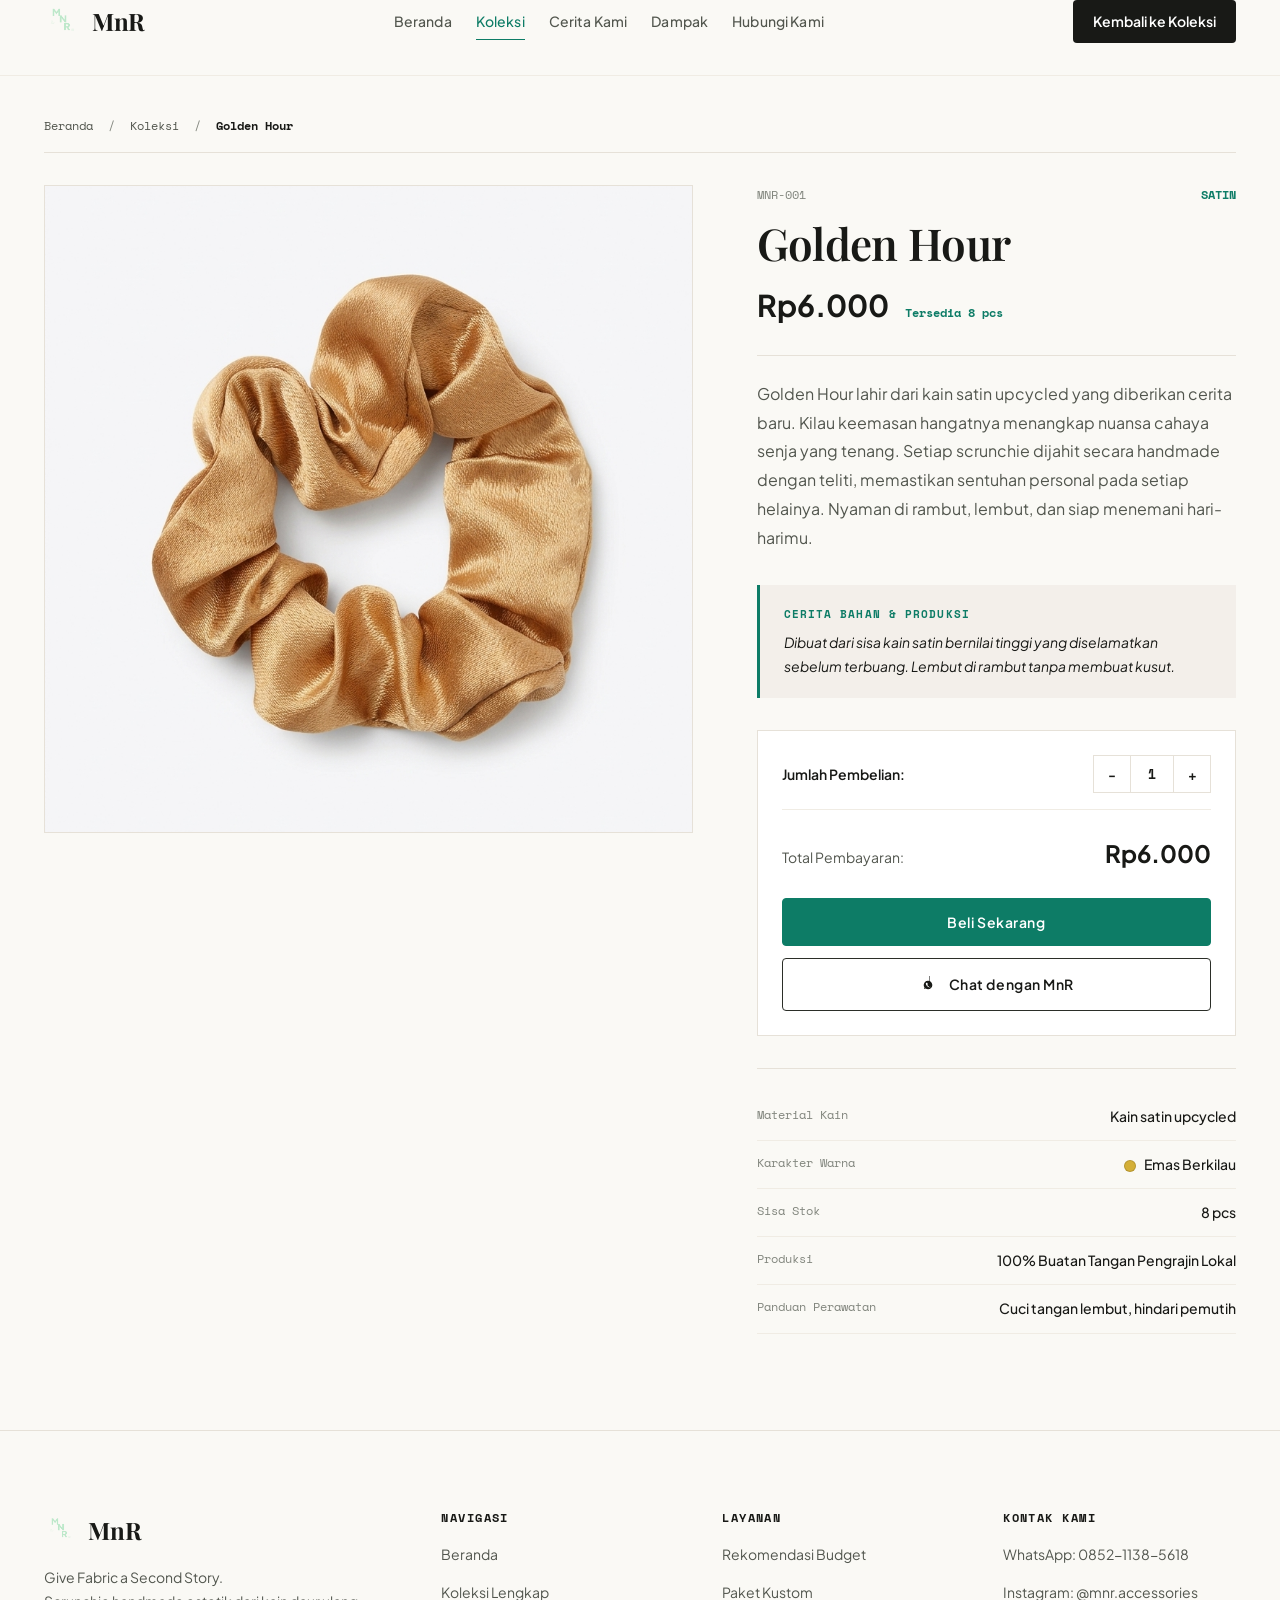
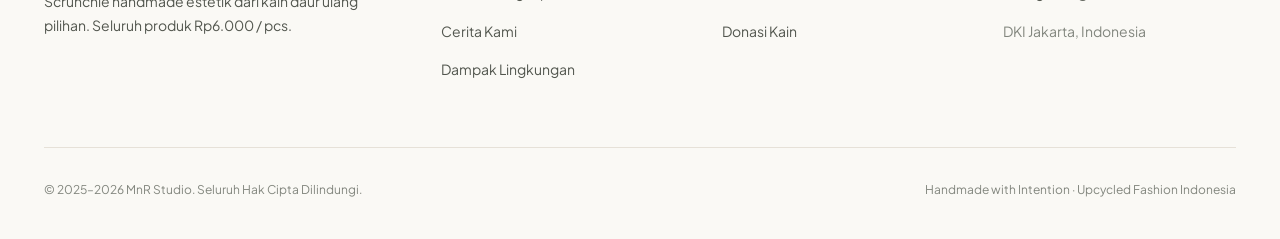
<file: product.html>
<!DOCTYPE html>
<html lang="id">

<head>
    <meta charset="UTF-8">
    <meta name="viewport" content="width=device-width, initial-scale=1.0">
    <meta name="description" content="Detail produk scrunchie handmade MnR — Give Fabric a Second Story. Rp6.000/pcs.">
    <title>Detail Produk — MnR Official</title>

    <!-- Stylesheets -->
    <link rel="stylesheet" href="css/style.css">
    <link rel="stylesheet" href="css/animations.css">
    <link rel="stylesheet" href="css/responsive.css">
</head>

<body>

    <!-- ══════════════════════════════════════════════════════════
     NAVBAR
     ══════════════════════════════════════════════════════════ -->
    <nav class="navbar" role="navigation" aria-label="Navigasi Utama">
        <div class="container">
            <div class="navbar__inner">
                <a href="index.html" class="navbar__logo" aria-label="Beranda MnR">
                    <img src="assets/Logo/logo.png" alt="Logo MnR" class="navbar__logo-img">
                    <span class="navbar__logo-text">MnR</span>
                </a>

                <ul class="navbar__nav" role="list">
                    <li><a href="index.html" class="navbar__link">Beranda</a></li>
                    <li><a href="catalog.html" class="navbar__link active">Koleksi</a></li>
                    <li><a href="index.html#cerita-kami" class="navbar__link">Cerita Kami</a></li>
                    <li><a href="index.html#dampak" class="navbar__link">Dampak</a></li>
                    <li><a href="https://wa.me/6285211385618" class="navbar__link" target="_blank"
                            rel="noopener noreferrer">Hubungi Kami</a></li>
                </ul>

                <div class="navbar__actions">
                    <a href="catalog.html" class="navbar__cta">Kembali ke Koleksi</a>
                </div>

                <button class="navbar__hamburger" id="hamburger-btn" aria-label="Buka menu navigasi"
                    aria-expanded="false">
                    <span></span><span></span><span></span>
                </button>
            </div>
        </div>
    </nav>

    <!-- Mobile Menu Drawer -->
    <div class="navbar__mobile" id="mobile-menu" role="dialog" aria-label="Menu navigasi mobile">
        <nav class="navbar__mobile-nav">
            <a href="index.html" class="navbar__mobile-link">Beranda</a>
            <a href="catalog.html" class="navbar__mobile-link">Koleksi</a>
            <a href="index.html#cerita-kami" class="navbar__mobile-link">Cerita Kami</a>
            <a href="index.html#dampak" class="navbar__mobile-link">Dampak</a>
            <a href="https://wa.me/6285211385618" class="navbar__mobile-link" target="_blank"
                rel="noopener noreferrer">Hubungi Kami</a>
        </nav>
        <a href="catalog.html" class="btn btn--primary btn--full">Kembali ke Katalog</a>
    </div>

    <!-- ══════════════════════════════════════════════════════════
     PRODUCT DETAIL MAIN
     ══════════════════════════════════════════════════════════ -->
    <main class="product-page">
        <div class="container">

            <!-- Breadcrumb Nav -->
            <nav class="product-breadcrumb" aria-label="Breadcrumb">
                <a href="index.html">Beranda</a>
                <span class="product-breadcrumb__sep">/</span>
                <a href="catalog.html">Koleksi</a>
                <span class="product-breadcrumb__sep">/</span>
                <span id="product-breadcrumb-name" style="color: var(--color-text); font-weight: 600;">Memuat
                    Produk...</span>
            </nav>

            <div class="product-detail-layout">

                <!-- Left: Dual Studio + Lifestyle Gallery -->
                <div class="product-gallery anim-slide-right">
                    <div class="product-gallery__main">
                        <img id="gallery-main-img" class="product-gallery__main-img" src="assets/Katalog/GoldenHour.jpg"
                            alt="Foto Produk MnR">
                    </div>

                    <!-- Thumbs Switcher (Tampilan Studio vs Foto Pemakaian) -->
                    <div class="product-gallery__thumbs" id="gallery-thumbs">
                        <!-- Dimuat oleh product.js -->
                    </div>
                </div>

                <!-- Right: Product Information & Purchase Box -->
                <div class="product-info anim-slide-left">

                    <div class="product-info__header">
                        <div class="product-info__meta-top">
                            <span class="product-info__id" id="product-id">MNR-001</span>
                            <span class="product-info__category" id="product-category">Satin</span>
                        </div>

                        <h1 class="product-info__name" id="product-name">Golden Hour</h1>

                        <div class="product-info__price-row">
                            <span class="product-info__price" id="product-price">Rp6.000</span>
                            <span class="product-info__stock-label in-stock" id="product-stock">Tersedia 8 pcs</span>
                        </div>
                    </div>

                    <p class="product-info__desc" id="product-description">
                        Deskripsi lengkap produk...
                    </p>

                    <!-- Cerita Kain / Story Callout -->
                    <div class="product-story-callout">
                        <div class="product-story-callout__title">Cerita Bahan & Produksi</div>
                        <p class="product-story-callout__text" id="product-fabric-story">
                            Dibuat dari kain daur ulang pilihan dengan jahitan tangan yang rapi.
                        </p>
                    </div>

                    <!-- Purchase Box: Quantity & Direct Actions -->
                    <div class="product-purchase-box">
                        <div class="quantity-control">
                            <span class="quantity-control__label">Jumlah Pembelian:</span>
                            <div class="quantity-selector">
                                <button type="button" class="qty-btn" id="qty-decrease"
                                    aria-label="Kurangi jumlah">-</button>
                                <input type="text" id="qty-input" class="qty-input" value="1" readonly>
                                <button type="button" class="qty-btn" id="qty-increase"
                                    aria-label="Tambah jumlah">+</button>
                            </div>
                        </div>

                        <div class="calc-total-row">
                            <span class="calc-total-row__label">Total Pembayaran:</span>
                            <strong class="calc-total-row__amount" id="qty-calc-total">Rp6.000</strong>
                        </div>

                        <div class="product-actions-group">
                            <button type="button" class="btn btn--primary btn--full" id="btn-buy-now">
                                Beli Sekarang
                            </button>
                            <a href="#" class="btn btn--outline btn--full" id="btn-chat" target="_blank"
                                rel="noopener noreferrer">
                                <svg width="18" height="18" viewBox="0 0 24 24" fill="currentColor">
                                    <path
                                        d="M12.031 6.172c-3.181 0-5.767 2.586-5.768 5.766-.001 1.298.38 2.27 1.019 3.287l-.582 2.128 2.182-.573c.978.58 1.911.928 3.145.929 3.178 0 5.767-2.587 5.768-5.766.001-3.187-2.575-5.77-5.764-5.771zm3.392 8.244c-.144.405-.837.774-1.17.824-.312.045-.698.057-1.144-.092-.857-.285-1.996-1.196-2.735-2.029-.739-.834-1.282-1.859-1.282-2.784 0-.497.195-.889.479-1.168.214-.21.469-.264.624-.264.156 0 .313.003.447.01.142.008.33.023.479.382.155.372.531 1.303.578 1.398.047.096.079.208.016.333-.063.125-.094.208-.188.318-.094.11-.198.246-.282.33-.094.095-.192.198-.083.385.109.188.484.798 1.037 1.29.711.633 1.311.83 1.498.924.188.094.297.079.407-.047.11-.125.47-548.595-.736.125-.188.25-.157.422-.094.172.063 1.094.516 1.282.609.188.094.313.141.36.219.046.078.046.452-.098.857z" />
                                </svg>
                                Chat dengan MnR
                            </a>
                        </div>
                    </div>

                    <!-- Spesifikasi Produk -->
                    <div class="product-specs">
                        <div class="spec-row">
                            <span class="spec-label">Material Kain</span>
                            <span class="spec-value" id="product-material">—</span>
                        </div>
                        <div class="spec-row">
                            <span class="spec-label">Karakter Warna</span>
                            <span class="spec-value">
                                <span class="color-swatch" id="product-color-swatch"></span>
                                <span id="product-color-name">—</span>
                            </span>
                        </div>
                        <div class="spec-row">
                            <span class="spec-label">Sisa Stok</span>
                            <span class="spec-value" id="product-stock-num">—</span>
                        </div>
                        <div class="spec-row">
                            <span class="spec-label">Produksi</span>
                            <span class="spec-value">100% Buatan Tangan Pengrajin Lokal</span>
                        </div>
                        <div class="spec-row">
                            <span class="spec-label">Panduan Perawatan</span>
                            <span class="spec-value">Cuci tangan lembut, hindari pemutih</span>
                        </div>
                    </div>

                </div>

            </div>

        </div>
    </main>

    <!-- ══════════════════════════════════════════════════════════
     FOOTER
     ══════════════════════════════════════════════════════════ -->
    <footer class="footer" role="contentinfo">
        <div class="container">
            <div class="footer__main">
                <div>
                    <div class="footer__brand-logo">
                        <img src="assets/Logo/logo.png" alt="Logo MnR">
                        <span>MnR</span>
                    </div>
                    <p class="footer__brand-tagline">
                        Give Fabric a Second Story.<br>
                        Scrunchie handmade estetik dari kain daur ulang pilihan. Seluruh produk Rp6.000 / pcs.
                    </p>
                </div>

                <div>
                    <h4 class="footer__col-title">Navigasi</h4>
                    <ul class="footer__links">
                        <li><a href="index.html" class="footer__link">Beranda</a></li>
                        <li><a href="catalog.html" class="footer__link">Koleksi Lengkap</a></li>
                        <li><a href="index.html#cerita-kami" class="footer__link">Cerita Kami</a></li>
                        <li><a href="index.html#dampak" class="footer__link">Dampak Lingkungan</a></li>
                    </ul>
                </div>

                <div>
                    <h4 class="footer__col-title">Layanan</h4>
                    <ul class="footer__links">
                        <li><a href="index.html#rekomendasi" class="footer__link">Rekomendasi Budget</a></li>
                        <li><a href="index.html#susun-paket" class="footer__link">Paket Kustom</a></li>
                        <li><a href="index.html#donasi" class="footer__link">Donasi Kain</a></li>
                    </ul>
                </div>

                <div>
                    <h4 class="footer__col-title">Kontak Kami</h4>
                    <ul class="footer__links">
                        <li><a href="https://wa.me/6285211385618" class="footer__link" target="_blank"
                                rel="noopener noreferrer">WhatsApp: 0852-1138-5618</a></li>
                        <li><a href="https://www.instagram.com/mnr.accessories/" class="footer__link" target="_blank"
                                rel="noopener noreferrer">Instagram: @mnr.accessories</a></li>
                        <li><span class="footer__link" style="color:var(--color-text-light);">DKI Jakarta,
                                Indonesia</span></li>
                    </ul>
                </div>
            </div>

            <div class="footer__bottom">
                <span>© 2025–2026 MnR Studio. Seluruh Hak Cipta Dilindungi.</span>
                <span>Handmade with Intention · Upcycled Fashion Indonesia</span>
            </div>
        </div>
    </footer>

    <!-- ══════════════════════════════════════════════════════════
     MODAL PEMBAYARAN QRIS & WHATSAPP
     ══════════════════════════════════════════════════════════ -->
    <div class="modal-overlay" id="payment-modal" role="dialog" aria-modal="true" aria-labelledby="modal-title"
        tabindex="-1">
        <div class="modal-content">
            <div class="modal__header">
                <h3 class="modal__title" id="modal-title">Pembayaran Pesanan</h3>
                <button class="modal__close-btn" id="modal-close-btn" aria-label="Tutup modal"
                    type="button">&times;</button>
            </div>

            <div class="modal__body">
                <div class="order-summary-box">
                    <div class="order-row">
                        <span>Produk</span>
                        <strong id="modal-product-name">—</strong>
                    </div>
                    <div class="order-row">
                        <span>Kode ID</span>
                        <span id="modal-product-id">—</span>
                    </div>
                    <div class="order-row">
                        <span>Jumlah</span>
                        <span id="modal-product-qty">1 pcs</span>
                    </div>
                    <div class="order-row">
                        <span>Harga Satuan</span>
                        <span id="modal-product-price">Rp6.000</span>
                    </div>
                    <div class="order-row order-row--total">
                        <span>Total Pembayaran</span>
                        <strong id="modal-total-price">Rp6.000</strong>
                    </div>
                </div>

                <div class="qris-section">
                    <span class="qris-badge">Scan QRIS untuk Membayar</span>
                    <div class="qris-image-wrap">
                        <img id="modal-qris-img" src="assets/QRIS.jpeg" alt="QRIS Resmi MnR">
                    </div>
                </div>

                <div class="qris-steps">
                    <div class="qris-step">
                        <span class="qris-step__num">1.</span>
                        <span>Buka aplikasi pembayaran (GoPay, OVO, Dana, BCA, Mandiri, dll.).</span>
                    </div>
                    <div class="qris-step">
                        <span class="qris-step__num">2.</span>
                        <span>Scan kode QRIS di atas sesuai nominal total yang tertera.</span>
                    </div>
                    <div class="qris-step">
                        <span class="qris-step__num">3.</span>
                        <span>Ambil screenshot bukti transfer, lalu klik tombol di bawah untuk konfirmasi via
                            WhatsApp.</span>
                    </div>
                </div>

                <div class="modal__footer">
                    <button class="btn btn--whatsapp btn--full" id="modal-confirm-btn" type="button">
                        <svg width="18" height="18" viewBox="0 0 24 24" fill="currentColor">
                            <path
                                d="M12.031 6.172c-3.181 0-5.767 2.586-5.768 5.766-.001 1.298.38 2.27 1.019 3.287l-.582 2.128 2.182-.573c.978.58 1.911.928 3.145.929 3.178 0 5.767-2.587 5.768-5.766.001-3.187-2.575-5.77-5.764-5.771zm3.392 8.244c-.144.405-.837.774-1.17.824-.312.045-.698.057-1.144-.092-.857-.285-1.996-1.196-2.735-2.029-.739-.834-1.282-1.859-1.282-2.784 0-.497.195-.889.479-1.168.214-.21.469-.264.624-.264.156 0 .313.003.447.01.142.008.33.023.479.382.155.372.531 1.303.578 1.398.047.096.079.208.016.333-.063.125-.094.208-.188.318-.094.11-.198.246-.282.33-.094.095-.192.198-.083.385.109.188.484.798 1.037 1.29.711.633 1.311.83 1.498.924.188.094.297.079.407-.047.11-.125.47-548.595-.736.125-.188.25-.157.422-.094.172.063 1.094.516 1.282.609.188.094.313.141.36.219.046.078.046.452-.098.857z" />
                        </svg>
                        Konfirmasi Pembayaran via WhatsApp
                    </button>
                    <button class="btn btn--ghost btn--full" id="modal-cancel-btn" type="button">
                        Batal
                    </button>
                </div>
            </div>
        </div>
    </div>

    <!-- Scripts -->
    <script src="data/products.js"></script>
    <script src="js/whatsapp.js"></script>
    <script src="js/product.js"></script>
    <script src="js/main.js"></script>

</body>

</html>
</file>
<file: css/style.css>
/* ============================================================
   MnR — Modern Sustainable Fashion Editorial Design System
   "Give Fabric a Second Story."
   ============================================================ */

/* ── Typography Imports ──────────────────────────────────── */
@import url('https://fonts.googleapis.com/css2?family=Playfair+Display:ital,wght@0,400;0,500;0,600;0,700;1,400;1,600&family=Plus+Jakarta+Sans:wght@300;400;500;600;700&family=Space+Mono:wght@400;700&display=swap');

/* ── Design Tokens ───────────────────────────────────────── */
:root {
    /* Brand Colors & Editorial Palette */
    --color-primary:        #0D7C66; /* Deep Forest Emerald */
    --color-primary-dark:   #095C4C;
    --color-primary-light:  #169B80;
    --color-secondary:      #2A5950;
    --color-mint:           #D7EDE2;
    --color-sage:           #E5ECE7;
    --color-lavender:       #EAE3F2;
    --color-gold:           #C29B38;

    /* Neutrals (Warm Organic Linen & Charcoal) */
    --color-bg:             #FAF9F5;
    --color-surface:        #FFFFFF;
    --color-surface-warm:   #F3EFEA;
    --color-surface-dark:   #151614;
    --color-text:           #181916;
    --color-text-muted:     #52564E;
    --color-text-light:     #82867E;
    --color-border:         #E6E1D8;
    --color-border-light:   #F0ECE4;
    --color-border-dark:    #2B2E28;

    /* Status Colors */
    --color-success:        #238656;
    --color-warning:        #B07219;
    --color-danger:         #A82A2A;

    /* Typography */
    --font-heading:         'Playfair Display', Georgia, serif;
    --font-body:            'Plus Jakarta Sans', -apple-system, BlinkMacSystemFont, 'Segoe UI', Roboto, sans-serif;
    --font-mono:            'Space Mono', monospace;

    --text-xs:              0.75rem;     /* 12px */
    --text-sm:              0.875rem;    /* 14px */
    --text-base:            1rem;        /* 16px */
    --text-md:              1.125rem;    /* 18px */
    --text-lg:              1.25rem;     /* 20px */
    --text-xl:              1.5rem;      /* 24px */
    --text-2xl:             1.875rem;    /* 30px */
    --text-3xl:             2.25rem;     /* 36px */
    --text-4xl:             3rem;        /* 48px */
    --text-5xl:             3.75rem;     /* 60px */
    --text-6xl:             4.75rem;     /* 76px */

    /* Spacing */
    --space-1:              0.25rem;
    --space-2:              0.5rem;
    --space-3:              0.75rem;
    --space-4:              1rem;
    --space-5:              1.25rem;
    --space-6:              1.5rem;
    --space-8:              2rem;
    --space-10:             2.5rem;
    --space-12:             3rem;
    --space-16:             4rem;
    --space-20:             5rem;
    --space-24:             6rem;
    --space-32:             8rem;

    /* Refined Architectural Radii */
    --radius-xs:            2px;
    --radius-sm:            4px;
    --radius-md:            6px;
    --radius-lg:            10px;
    --radius-full:          9999px;

    /* Subtle Architectural Shadows (No AI fuzzy drops) */
    --shadow-subtle:        0 2px 10px rgba(24, 25, 22, 0.04);
    --shadow-card:          0 4px 20px rgba(24, 25, 22, 0.06);
    --shadow-elevated:      0 12px 36px rgba(24, 25, 22, 0.09);

    /* Transitions */
    --trans-fast:           0.18s ease;
    --trans-base:           0.28s cubic-bezier(0.2, 0, 0, 1);
    --trans-slow:           0.45s cubic-bezier(0.16, 1, 0.3, 1);

    --navbar-h:             76px;
}

/* ── Reset & Base ────────────────────────────────────────── */
*, *::before, *::after {
    margin: 0;
    padding: 0;
    box-sizing: border-box;
}

html {
    scroll-behavior: smooth;
    font-size: 16px;
    -webkit-text-size-adjust: 100%;
}

body {
    font-family: var(--font-body);
    background-color: var(--color-bg);
    color: var(--color-text);
    line-height: 1.65;
    overflow-x: hidden;
    -webkit-font-smoothing: antialiased;
    -moz-osx-font-smoothing: grayscale;
}

body.modal-open {
    overflow: hidden;
}

img {
    display: block;
    max-width: 100%;
    height: auto;
}

a {
    text-decoration: none;
    color: inherit;
    transition: color var(--trans-fast);
}

button {
    font-family: var(--font-body);
    cursor: pointer;
    border: none;
    background: none;
    outline: none;
}

ul, ol {
    list-style: none;
}

/* ── Typography System ───────────────────────────────────── */
h1, h2, h3, h4 {
    font-family: var(--font-heading);
    color: var(--color-text);
    font-weight: 600;
    line-height: 1.2;
    letter-spacing: -0.015em;
}

h1 { font-size: clamp(2.25rem, 5vw, var(--text-5xl)); }
h2 { font-size: clamp(1.75rem, 3.5vw, var(--text-3xl)); }
h3 { font-size: clamp(1.25rem, 2.5vw, var(--text-xl)); }
h4 { font-size: var(--text-lg); }

p {
    color: var(--color-text-muted);
    font-size: var(--text-base);
    line-height: 1.7;
}

.text-italic {
    font-style: italic;
}

/* ── Container System ────────────────────────────────────── */
.container {
    width: 100%;
    max-width: 1240px;
    margin: 0 auto;
    padding: 0 var(--space-6);
}

.container--narrow {
    max-width: 860px;
}

.container--wide {
    max-width: 1400px;
}

/* ── Section Utilities ───────────────────────────────────── */
.section {
    padding: var(--space-20) 0;
    position: relative;
}

.section--hero {
    padding-top: calc(var(--navbar-h) + var(--space-12));
    padding-bottom: var(--space-20);
}

.section--warm {
    background-color: var(--color-surface-warm);
    border-top: 1px solid var(--color-border);
    border-bottom: 1px solid var(--color-border);
}

.section--dark {
    background-color: var(--color-surface-dark);
    color: var(--color-bg);
}

.section-header {
    margin-bottom: var(--space-12);
}

.section-header--center {
    text-align: center;
    max-width: 680px;
    margin-left: auto;
    margin-right: auto;
    margin-bottom: var(--space-16);
}

.section-eyebrow {
    display: inline-block;
    font-family: var(--font-mono);
    font-size: var(--text-xs);
    font-weight: 700;
    letter-spacing: 0.16em;
    text-transform: uppercase;
    color: var(--color-primary);
    margin-bottom: var(--space-3);
}

.section--dark .section-eyebrow {
    color: var(--color-mint);
}

.section-title {
    margin-bottom: var(--space-4);
}

.section-subtitle {
    font-size: var(--text-md);
    color: var(--color-text-muted);
    line-height: 1.7;
}

.section--dark .section-subtitle {
    color: rgba(250, 249, 245, 0.7);
}

/* ── Buttons System ──────────────────────────────────────── */
.btn {
    display: inline-flex;
    align-items: center;
    justify-content: center;
    gap: var(--space-3);
    padding: 14px 28px;
    font-size: var(--text-sm);
    font-weight: 600;
    letter-spacing: 0.04em;
    border-radius: var(--radius-sm);
    transition: all var(--trans-base);
    text-align: center;
    white-space: nowrap;
    cursor: pointer;
}

.btn--primary {
    background-color: var(--color-primary);
    color: var(--color-surface);
    border: 1px solid var(--color-primary);
}

.btn--primary:hover {
    background-color: var(--color-primary-dark);
    border-color: var(--color-primary-dark);
    transform: translateY(-1px);
    box-shadow: 0 4px 14px rgba(13, 124, 102, 0.25);
}

.btn--dark {
    background-color: var(--color-text);
    color: var(--color-bg);
    border: 1px solid var(--color-text);
}

.btn--dark:hover {
    background-color: #000000;
    transform: translateY(-1px);
}

.btn--outline {
    background-color: transparent;
    color: var(--color-text);
    border: 1px solid var(--color-border-dark);
}

.btn--outline:hover {
    background-color: var(--color-text);
    color: var(--color-surface);
    border-color: var(--color-text);
}

.btn--ghost {
    background-color: transparent;
    color: var(--color-text-muted);
    border: 1px solid transparent;
}

.btn--ghost:hover {
    color: var(--color-text);
    background-color: rgba(0, 0, 0, 0.04);
}

.btn--whatsapp {
    background-color: #1E8752;
    color: #FFFFFF;
    border: 1px solid #1E8752;
}

.btn--whatsapp:hover {
    background-color: #166E42;
    box-shadow: 0 4px 14px rgba(30, 135, 82, 0.25);
}

.btn--full {
    width: 100%;
}

.btn--disabled, .btn:disabled {
    opacity: 0.45;
    cursor: not-allowed;
    pointer-events: none;
}

/* ── Badges & Tags ───────────────────────────────────────── */
.badge {
    display: inline-flex;
    align-items: center;
    padding: 4px 10px;
    font-family: var(--font-mono);
    font-size: 0.6875rem;
    font-weight: 700;
    letter-spacing: 0.1em;
    text-transform: uppercase;
    border-radius: var(--radius-xs);
    border: 1px solid transparent;
}

.badge--limited {
    background: #FFF5F5;
    color: #A32D2D;
    border-color: #F8D2D2;
}

.badge--soldout {
    background: #F4F4F4;
    color: #7A7A7A;
    border-color: #E2E2E2;
}

.badge--featured {
    background: #FDF9EE;
    color: #8C6A19;
    border-color: #EFE2BE;
}

.badge--category {
    background: var(--color-surface);
    color: var(--color-text-muted);
    border-color: var(--color-border);
}

/* ══════════════════════════════════════════════════════════
   NAVBAR
   ══════════════════════════════════════════════════════════ */
.navbar {
    position: fixed;
    top: 0;
    left: 0;
    right: 0;
    z-index: 1000;
    height: var(--navbar-h);
    background: rgba(250, 249, 245, 0.94);
    backdrop-filter: blur(12px);
    -webkit-backdrop-filter: blur(12px);
    border-bottom: 1px solid var(--color-border-light);
    transition: all var(--trans-base);
}

.navbar.scrolled {
    background: rgba(250, 249, 245, 0.98);
    border-bottom-color: var(--color-border);
    box-shadow: 0 4px 20px rgba(0, 0, 0, 0.03);
}

.navbar__inner {
    display: flex;
    align-items: center;
    justify-content: space-between;
    height: 100%;
}

.navbar__logo {
    display: flex;
    align-items: center;
    gap: var(--space-3);
    text-decoration: none;
}

.navbar__logo-img {
    height: 36px;
    width: auto;
    object-fit: contain;
}

.navbar__logo-text {
    font-family: var(--font-heading);
    font-size: 1.5rem;
    font-weight: 700;
    letter-spacing: -0.02em;
    color: var(--color-text);
}

.navbar__nav {
    display: flex;
    align-items: center;
    gap: var(--space-6);
}

.navbar__link {
    font-size: var(--text-sm);
    font-weight: 500;
    color: var(--color-text-muted);
    padding: var(--space-2) 0;
    position: relative;
    letter-spacing: 0.01em;
}

.navbar__link::after {
    content: '';
    position: absolute;
    bottom: -2px;
    left: 0;
    width: 100%;
    height: 1.5px;
    background: var(--color-primary);
    transform: scaleX(0);
    transform-origin: left;
    transition: transform var(--trans-base);
}

.navbar__link:hover,
.navbar__link.active {
    color: var(--color-primary);
}

.navbar__link.active::after,
.navbar__link:hover::after {
    transform: scaleX(1);
}

.navbar__actions {
    display: flex;
    align-items: center;
    gap: var(--space-3);
}

.navbar__cta {
    padding: 10px 20px;
    font-size: var(--text-sm);
    border-radius: var(--radius-sm);
    background-color: var(--color-text);
    color: var(--color-surface);
    font-weight: 600;
    transition: all var(--trans-fast);
}

.navbar__cta:hover {
    background-color: var(--color-primary);
    transform: translateY(-1px);
}

.navbar__hamburger {
    display: none;
    flex-direction: column;
    justify-content: center;
    gap: 5px;
    width: 32px;
    height: 32px;
    padding: 4px;
    cursor: pointer;
}

.navbar__hamburger span {
    display: block;
    width: 100%;
    height: 1.5px;
    background: var(--color-text);
    transition: all var(--trans-base);
}

.navbar__hamburger.open span:nth-child(1) {
    transform: translateY(6.5px) rotate(45deg);
}

.navbar__hamburger.open span:nth-child(2) {
    opacity: 0;
}

.navbar__hamburger.open span:nth-child(3) {
    transform: translateY(-6.5px) rotate(-45deg);
}

.navbar__mobile {
    display: none;
    position: fixed;
    top: var(--navbar-h);
    left: 0;
    right: 0;
    background: var(--color-surface);
    padding: var(--space-6) var(--space-6) var(--space-8);
    border-bottom: 1px solid var(--color-border);
    box-shadow: var(--shadow-elevated);
    z-index: 999;
}

.navbar__mobile.open {
    display: block;
}

.navbar__mobile-nav {
    display: flex;
    flex-direction: column;
    gap: var(--space-3);
    margin-bottom: var(--space-6);
}

.navbar__mobile-link {
    font-size: var(--text-md);
    font-weight: 500;
    color: var(--color-text);
    padding: var(--space-2) 0;
    border-bottom: 1px solid var(--color-border-light);
}

/* ══════════════════════════════════════════════════════════
   HERO SECTION — Editorial Asymmetry
   ══════════════════════════════════════════════════════════ */
.hero {
    position: relative;
    padding-top: calc(var(--navbar-h) + var(--space-8));
    padding-bottom: var(--space-16);
    border-bottom: 1px solid var(--color-border);
}

.hero__grid {
    display: grid;
    grid-template-columns: 1.15fr 0.85fr;
    gap: var(--space-12);
    align-items: center;
}

.hero__content {
    max-width: 580px;
}

.hero__tagline-eyebrow {
    display: flex;
    align-items: center;
    gap: var(--space-3);
    font-family: var(--font-mono);
    font-size: var(--text-xs);
    font-weight: 700;
    letter-spacing: 0.15em;
    text-transform: uppercase;
    color: var(--color-primary);
    margin-bottom: var(--space-4);
}

.hero__tagline-eyebrow::before {
    content: '';
    display: inline-block;
    width: 28px;
    height: 1px;
    background: var(--color-primary);
}

.hero__title {
    font-size: clamp(2.5rem, 5.2vw, 4.25rem);
    font-weight: 600;
    line-height: 1.12;
    letter-spacing: -0.025em;
    color: var(--color-text);
    margin-bottom: var(--space-6);
}

.hero__title-accent {
    font-style: italic;
    color: var(--color-primary);
    font-weight: 400;
}

.hero__subtitle {
    font-size: var(--text-lg);
    line-height: 1.7;
    color: var(--color-text-muted);
    margin-bottom: var(--space-8);
}

.hero__actions {
    display: flex;
    align-items: center;
    gap: var(--space-4);
    margin-bottom: var(--space-10);
    flex-wrap: wrap;
}

.hero__credentials {
    display: flex;
    align-items: center;
    gap: var(--space-6);
    padding-top: var(--space-6);
    border-top: 1px solid var(--color-border);
}

.hero__credential-item {
    font-family: var(--font-mono);
    font-size: var(--text-xs);
    color: var(--color-text-muted);
    letter-spacing: 0.05em;
}

.hero__credential-item strong {
    color: var(--color-text);
    display: block;
    font-size: var(--text-sm);
    margin-bottom: 2px;
}

/* Hero Visual Composition */
.hero__visual-stack {
    position: relative;
    display: flex;
    justify-content: center;
}

.hero__main-image-wrap {
    position: relative;
    width: 100%;
    max-width: 440px;
    aspect-ratio: 4 / 5;
    background: var(--color-surface-warm);
    border: 1px solid var(--color-border);
    overflow: hidden;
}

.hero__main-image-wrap img {
    width: 100%;
    height: 100%;
    object-fit: cover;
    transition: transform var(--trans-slow);
}

.hero__main-image-wrap:hover img {
    transform: scale(1.03);
}

.hero__floating-card {
    position: absolute;
    bottom: -20px;
    left: -24px;
    background: var(--color-surface);
    border: 1px solid var(--color-border);
    padding: var(--space-4) var(--space-5);
    box-shadow: var(--shadow-card);
    max-width: 220px;
}

.hero__floating-card-label {
    font-family: var(--font-mono);
    font-size: 0.6875rem;
    color: var(--color-primary);
    font-weight: 700;
    letter-spacing: 0.1em;
    text-transform: uppercase;
    margin-bottom: 4px;
}

.hero__floating-card-title {
    font-family: var(--font-heading);
    font-size: var(--text-md);
    color: var(--color-text);
    margin-bottom: 2px;
}

.hero__floating-card-price {
    font-weight: 700;
    color: var(--color-text);
    font-size: var(--text-sm);
}

/* ══════════════════════════════════════════════════════════
   BRAND STORY — Editorial Lookbook Spread
   ══════════════════════════════════════════════════════════ */
.brand-story {
    padding: var(--space-24) 0;
    background: var(--color-surface);
    border-bottom: 1px solid var(--color-border);
}

.brand-story__grid {
    display: grid;
    grid-template-columns: 1fr 1fr;
    gap: var(--space-16);
    align-items: center;
}

.brand-story__media-col {
    position: relative;
}

.brand-story__image-wrap {
    aspect-ratio: 16 / 10;
    background: var(--color-surface-warm);
    border: 1px solid var(--color-border);
    overflow: hidden;
}

.brand-story__image-wrap img {
    width: 100%;
    height: 100%;
    object-fit: cover;
}

.brand-story__caption {
    font-family: var(--font-mono);
    font-size: var(--text-xs);
    color: var(--color-text-light);
    margin-top: var(--space-3);
    letter-spacing: 0.05em;
}

.brand-story__content-col {
    max-width: 520px;
}

.brand-story__title {
    font-size: clamp(2rem, 4vw, 3rem);
    margin-bottom: var(--space-6);
    line-height: 1.15;
}

.brand-story__text {
    margin-bottom: var(--space-5);
    font-size: var(--text-md);
    line-height: 1.8;
}

.brand-story__principles {
    display: grid;
    grid-template-columns: 1fr 1fr;
    gap: var(--space-6);
    margin: var(--space-8) 0;
    padding-top: var(--space-6);
    border-top: 1px solid var(--color-border);
}

.principle-item__num {
    font-family: var(--font-mono);
    font-size: var(--text-xs);
    font-weight: 700;
    color: var(--color-primary);
    margin-bottom: 4px;
}

.principle-item__title {
    font-family: var(--font-heading);
    font-size: var(--text-base);
    color: var(--color-text);
    margin-bottom: 4px;
}

.principle-item__desc {
    font-size: var(--text-sm);
    color: var(--color-text-muted);
    line-height: 1.6;
}

/* ══════════════════════════════════════════════════════════
   FABRIC JOURNEY — Clean Numbered Flow (No Emojis)
   ══════════════════════════════════════════════════════════ */
.fabric-journey {
    padding: var(--space-24) 0;
    background-color: var(--color-bg);
    border-bottom: 1px solid var(--color-border);
}

.journey-grid {
    display: grid;
    grid-template-columns: repeat(4, 1fr);
    gap: var(--space-6);
    margin-top: var(--space-12);
}

.journey-card {
    background: var(--color-surface);
    border: 1px solid var(--color-border);
    padding: var(--space-8) var(--space-6);
    display: flex;
    flex-direction: column;
    justify-content: space-between;
    transition: transform var(--trans-base), border-color var(--trans-base);
}

.journey-card:hover {
    border-color: var(--color-primary);
    transform: translateY(-2px);
}

.journey-card__step-num {
    font-family: var(--font-mono);
    font-size: var(--text-sm);
    font-weight: 700;
    color: var(--color-primary);
    letter-spacing: 0.1em;
    margin-bottom: var(--space-6);
}

.journey-card__title {
    font-size: var(--text-lg);
    font-family: var(--font-heading);
    color: var(--color-text);
    margin-bottom: var(--space-3);
}

.journey-card__desc {
    font-size: var(--text-sm);
    line-height: 1.65;
    color: var(--color-text-muted);
}

/* ══════════════════════════════════════════════════════════
   EDITORIAL SLIDER SECTION (HOMEPAGE)
   ══════════════════════════════════════════════════════════ */
.slider-section {
    padding: var(--space-24) 0;
    background: var(--color-surface);
    border-bottom: 1px solid var(--color-border);
    overflow: hidden;
}

.slider-section__header-row {
    display: flex;
    align-items: flex-end;
    justify-content: space-between;
    margin-bottom: var(--space-10);
}

.slider-nav-buttons {
    display: flex;
    gap: var(--space-2);
}

.slider-btn {
    width: 44px;
    height: 44px;
    border: 1px solid var(--color-border);
    display: flex;
    align-items: center;
    justify-content: center;
    cursor: pointer;
    background: var(--color-surface);
    color: var(--color-text);
    transition: all var(--trans-fast);
}

.slider-btn:hover:not(:disabled) {
    background: var(--color-text);
    color: var(--color-surface);
    border-color: var(--color-text);
}

.slider-btn:disabled {
    opacity: 0.3;
    cursor: not-allowed;
}

.slider-track-outer {
    width: 100%;
    overflow: visible;
}

.slider-track {
    display: flex;
    gap: 24px;
    transition: transform var(--trans-slow);
    will-change: transform;
}

.slider-slide {
    flex: 0 0 320px;
    max-width: 320px;
}

/* Slider Card */
.slider-card {
    background: var(--color-surface);
    border: 1px solid var(--color-border);
    overflow: hidden;
    cursor: pointer;
    transition: border-color var(--trans-base), transform var(--trans-base);
}

.slider-card:hover {
    border-color: var(--color-text);
}

.slider-card__media {
    position: relative;
    aspect-ratio: 1 / 1;
    background: var(--color-surface-warm);
    overflow: hidden;
}

.slider-card__media img {
    width: 100%;
    height: 100%;
    object-fit: cover;
    transition: opacity var(--trans-base);
}

.slider-card__media-hover {
    display: none;
}

.slider-card:hover .slider-card__media img {
    transform: none;
}

.slider-card__badge {
    position: absolute;
    top: 12px;
    left: 12px;
    background: rgba(255, 255, 255, 0.9);
    backdrop-filter: blur(4px);
    padding: 3px 8px;
    font-family: var(--font-mono);
    font-size: 0.6875rem;
    letter-spacing: 0.08em;
    text-transform: uppercase;
    border: 1px solid var(--color-border);
}

.slider-card__body {
    padding: var(--space-5);
}

.slider-card__top {
    display: flex;
    justify-content: space-between;
    align-items: center;
    margin-bottom: var(--space-2);
}

.slider-card__id {
    font-family: var(--font-mono);
    font-size: 0.6875rem;
    color: var(--color-text-light);
}

.slider-card__stock {
    font-family: var(--font-mono);
    font-size: 0.6875rem;
    color: var(--color-primary);
    font-weight: 700;
}

.slider-card__title {
    font-family: var(--font-heading);
    font-size: var(--text-lg);
    color: var(--color-text);
    margin-bottom: var(--space-2);
}

.slider-card__desc {
    font-size: var(--text-xs);
    line-height: 1.6;
    color: var(--color-text-muted);
    margin-bottom: var(--space-4);
    display: -webkit-box;
    -webkit-line-clamp: 2;
    -webkit-box-orient: vertical;
    overflow: hidden;
}

.slider-card__bottom {
    display: flex;
    align-items: center;
    justify-content: space-between;
    padding-top: var(--space-3);
    border-top: 1px solid var(--color-border-light);
}

.slider-card__price {
    font-weight: 700;
    font-size: var(--text-base);
    color: var(--color-text);
}

.slider-card__link {
    font-size: var(--text-xs);
    font-weight: 600;
    color: var(--color-primary);
    letter-spacing: 0.02em;
}

.slider-card:hover .slider-card__link {
    color: var(--color-text);
}

.slider-footer {
    display: flex;
    align-items: center;
    justify-content: space-between;
    margin-top: var(--space-8);
}

.slider-dots {
    display: flex;
    gap: 8px;
}

.slider-dot {
    width: 24px;
    height: 2px;
    background: var(--color-border);
    cursor: pointer;
    border: none;
    transition: background var(--trans-fast), width var(--trans-fast);
}

.slider-dot.active {
    background: var(--color-primary);
    width: 36px;
}

/* ══════════════════════════════════════════════════════════
   CATALOG PAGE & EDITORIAL GRID
   ══════════════════════════════════════════════════════════ */
.catalog-page {
    padding-top: calc(var(--navbar-h) + var(--space-12));
    padding-bottom: var(--space-24);
}

.catalog-header {
    border-bottom: 1px solid var(--color-border);
    padding-bottom: var(--space-10);
    margin-bottom: var(--space-10);
}

.catalog-header__top {
    display: flex;
    align-items: flex-end;
    justify-content: space-between;
    margin-bottom: var(--space-8);
    flex-wrap: wrap;
    gap: var(--space-6);
}

.catalog-controls {
    display: flex;
    align-items: center;
    justify-content: space-between;
    gap: var(--space-6);
    flex-wrap: wrap;
}

/* Filter tabs */
.filter-tabs {
    display: flex;
    align-items: center;
    gap: var(--space-2);
    flex-wrap: wrap;
}

.filter-tab {
    padding: 8px 18px;
    font-size: var(--text-sm);
    font-weight: 500;
    color: var(--color-text-muted);
    border: 1px solid var(--color-border);
    border-radius: var(--radius-xs);
    background: var(--color-surface);
    cursor: pointer;
    transition: all var(--trans-fast);
}

.filter-tab:hover {
    color: var(--color-text);
    border-color: var(--color-text);
}

.filter-tab.active {
    background: var(--color-text);
    color: var(--color-surface);
    border-color: var(--color-text);
    font-weight: 600;
}

/* Search input */
.search-box {
    position: relative;
    width: 100%;
    max-width: 320px;
}

.search-input {
    width: 100%;
    padding: 10px 36px 10px 14px;
    font-family: var(--font-body);
    font-size: var(--text-sm);
    border: 1px solid var(--color-border);
    border-radius: var(--radius-xs);
    background: var(--color-surface);
    color: var(--color-text);
    outline: none;
    transition: border-color var(--trans-fast);
}

.search-input:focus {
    border-color: var(--color-primary);
}

.search-clear {
    position: absolute;
    right: 10px;
    top: 50%;
    transform: translateY(-50%);
    cursor: pointer;
    font-size: var(--text-sm);
    color: var(--color-text-light);
    display: none;
}

.catalog-count-row {
    font-family: var(--font-mono);
    font-size: var(--text-xs);
    color: var(--color-text-light);
    margin-bottom: var(--space-8);
}

/* Editorial Grid Layout */
.catalog-grid {
    display: grid;
    grid-template-columns: repeat(3, 1fr);
    gap: 32px;
}

.editorial-card {
    background: var(--color-surface);
    border: 1px solid var(--color-border);
    transition: transform var(--trans-base), border-color var(--trans-base);
    display: flex;
    flex-direction: column;
}

.editorial-card:hover {
    border-color: var(--color-text);
}

/* Featured Editorial card: takes 2 columns on desktop */
.editorial-card--featured {
    grid-column: span 2;
    display: grid;
    grid-template-columns: 1.2fr 0.8fr;
}

.editorial-card__img-container {
    position: relative;
    aspect-ratio: 1 / 1;
    background: var(--color-surface-warm);
    overflow: hidden;
}

.editorial-card--featured .editorial-card__img-container {
    aspect-ratio: 4 / 3;
    height: 100%;
}

.editorial-card__img {
    width: 100%;
    height: 100%;
    object-fit: cover;
    transition: opacity var(--trans-base);
}

.editorial-card__img--hover {
    display: none;
}

.editorial-card:hover .editorial-card__img {
    transform: none;
}

.editorial-card__badges {
    position: absolute;
    top: 12px;
    left: 12px;
    display: flex;
    flex-direction: column;
    gap: 6px;
    z-index: 2;
}

.editorial-card__quick-view {
    position: absolute;
    bottom: 0;
    left: 0;
    right: 0;
    background: rgba(24, 25, 22, 0.75);
    backdrop-filter: blur(4px);
    color: var(--color-surface);
    font-size: var(--text-xs);
    font-weight: 600;
    letter-spacing: 0.05em;
    padding: 10px;
    text-align: center;
    transform: translateY(100%);
    transition: transform var(--trans-base);
}

.editorial-card:hover .editorial-card__quick-view {
    transform: translateY(0);
}

.editorial-card__body {
    padding: var(--space-6);
    display: flex;
    flex-direction: column;
    flex: 1;
    justify-content: space-between;
}

.editorial-card__meta {
    display: flex;
    justify-content: space-between;
    margin-bottom: var(--space-2);
}

.editorial-card__id {
    font-family: var(--font-mono);
    font-size: 0.6875rem;
    color: var(--color-text-light);
}

.editorial-card__category {
    font-family: var(--font-mono);
    font-size: 0.6875rem;
    color: var(--color-primary);
    text-transform: uppercase;
    font-weight: 700;
}

.editorial-card__title-row {
    display: flex;
    justify-content: space-between;
    align-items: baseline;
    margin-bottom: var(--space-3);
    gap: var(--space-2);
}

.editorial-card__name {
    font-size: var(--text-xl);
    font-family: var(--font-heading);
}

.editorial-card__name a:hover {
    color: var(--color-primary);
}

.editorial-card__price {
    font-size: var(--text-md);
    font-weight: 700;
    color: var(--color-text);
}

.editorial-card__desc {
    font-size: var(--text-sm);
    line-height: 1.6;
    color: var(--color-text-muted);
    margin-bottom: var(--space-6);
}

.editorial-card__footer {
    display: flex;
    align-items: center;
    justify-content: space-between;
    padding-top: var(--space-4);
    border-top: 1px solid var(--color-border-light);
}

.editorial-card__stock {
    font-family: var(--font-mono);
    font-size: var(--text-xs);
    font-weight: 700;
}

.editorial-card__stock.in-stock { color: var(--color-primary); }
.editorial-card__stock.low-stock { color: var(--color-warning); }
.editorial-card__stock.sold-out { color: var(--color-danger); }

.editorial-card__action {
    font-size: var(--text-sm);
    font-weight: 600;
    color: var(--color-text);
}

.editorial-card__action:hover {
    color: var(--color-primary);
}

/* Empty State */
.catalog-empty {
    grid-column: 1 / -1;
    padding: var(--space-16) var(--space-6);
    text-align: center;
    background: var(--color-surface);
    border: 1px dashed var(--color-border);
}

.catalog-empty__icon {
    color: var(--color-text-light);
    margin-bottom: var(--space-4);
}

.catalog-empty__title {
    font-size: var(--text-xl);
    margin-bottom: var(--space-2);
}

.catalog-empty__desc {
    font-size: var(--text-sm);
    margin-bottom: var(--space-6);
}

/* ══════════════════════════════════════════════════════════
   PRODUCT DETAIL PAGE
   ══════════════════════════════════════════════════════════ */
.product-page {
    padding-top: calc(var(--navbar-h) + var(--space-6));
    padding-bottom: var(--space-24);
}

.product-breadcrumb {
    padding: var(--space-4) 0;
    margin-bottom: var(--space-8);
    font-family: var(--font-mono);
    font-size: var(--text-xs);
    color: var(--color-text-light);
    border-bottom: 1px solid var(--color-border);
}

.product-breadcrumb a {
    color: var(--color-text-muted);
}

.product-breadcrumb a:hover {
    color: var(--color-text);
}

.product-breadcrumb__sep {
    margin: 0 var(--space-2);
}

.product-detail-layout {
    display: grid;
    grid-template-columns: 1.15fr 0.85fr;
    gap: var(--space-16);
    align-items: start;
}

/* Gallery Dual (Studio + Lifestyle) */
.product-gallery {
    position: sticky;
    top: calc(var(--navbar-h) + 24px);
}

.product-gallery__main {
    position: relative;
    aspect-ratio: 1 / 1;
    background: var(--color-surface-warm);
    border: 1px solid var(--color-border);
    overflow: hidden;
    margin-bottom: var(--space-4);
}

.product-gallery__main-img {
    width: 100%;
    height: 100%;
    object-fit: cover;
    transition: opacity 0.2s ease, transform var(--trans-slow);
}

.product-gallery__thumbs {
    display: grid;
    grid-template-columns: repeat(2, 1fr);
    gap: var(--space-4);
}

.product-gallery__thumb {
    position: relative;
    display: flex;
    align-items: center;
    gap: var(--space-3);
    padding: var(--space-2);
    border: 1px solid var(--color-border);
    background: var(--color-surface);
    cursor: pointer;
    transition: border-color var(--trans-fast);
    text-align: left;
}

.product-gallery__thumb img {
    width: 54px;
    height: 54px;
    object-fit: cover;
}

.product-gallery__thumb-label {
    font-family: var(--font-mono);
    font-size: 0.6875rem;
    font-weight: 700;
    color: var(--color-text-muted);
    text-transform: uppercase;
}

.product-gallery__thumb.active {
    border-color: var(--color-text);
    background: var(--color-surface-warm);
}

.product-gallery__thumb.active .product-gallery__thumb-label {
    color: var(--color-text);
}

/* Product Info */
.product-info__header {
    margin-bottom: var(--space-6);
    border-bottom: 1px solid var(--color-border);
    padding-bottom: var(--space-6);
}

.product-info__meta-top {
    display: flex;
    justify-content: space-between;
    align-items: center;
    margin-bottom: var(--space-3);
}

.product-info__id {
    font-family: var(--font-mono);
    font-size: var(--text-xs);
    color: var(--color-text-light);
}

.product-info__category {
    font-family: var(--font-mono);
    font-size: var(--text-xs);
    color: var(--color-primary);
    font-weight: 700;
    text-transform: uppercase;
}

.product-info__name {
    font-size: clamp(2rem, 3.5vw, 2.75rem);
    margin-bottom: var(--space-3);
}

.product-info__price-row {
    display: flex;
    align-items: baseline;
    gap: var(--space-4);
}

.product-info__price {
    font-size: var(--text-2xl);
    font-weight: 700;
    color: var(--color-text);
}

.product-info__stock-label {
    font-family: var(--font-mono);
    font-size: var(--text-xs);
    font-weight: 700;
}

.product-info__stock-label.in-stock { color: var(--color-primary); }
.product-info__stock-label.low-stock { color: var(--color-warning); }
.product-info__stock-label.sold-out { color: var(--color-danger); }

.product-info__desc {
    font-size: var(--text-base);
    line-height: 1.8;
    color: var(--color-text-muted);
    margin-bottom: var(--space-8);
}

/* Fabric Story Callout */
.product-story-callout {
    background: var(--color-surface-warm);
    border-left: 3px solid var(--color-primary);
    padding: var(--space-5) var(--space-6);
    margin-bottom: var(--space-8);
}

.product-story-callout__title {
    font-family: var(--font-mono);
    font-size: 0.6875rem;
    font-weight: 700;
    text-transform: uppercase;
    letter-spacing: 0.1em;
    color: var(--color-primary);
    margin-bottom: var(--space-2);
}

.product-story-callout__text {
    font-size: var(--text-sm);
    line-height: 1.7;
    color: var(--color-text);
    font-style: italic;
}

/* Quantity & Dynamic Total */
.product-purchase-box {
    background: var(--color-surface);
    border: 1px solid var(--color-border);
    padding: var(--space-6);
    margin-bottom: var(--space-8);
}

.quantity-control {
    display: flex;
    align-items: center;
    justify-content: space-between;
    margin-bottom: var(--space-6);
    padding-bottom: var(--space-4);
    border-bottom: 1px solid var(--color-border-light);
}

.quantity-control__label {
    font-size: var(--text-sm);
    font-weight: 600;
    color: var(--color-text);
}

.quantity-selector {
    display: flex;
    align-items: center;
    border: 1px solid var(--color-border);
}

.qty-btn {
    width: 36px;
    height: 36px;
    display: flex;
    align-items: center;
    justify-content: center;
    background: var(--color-surface);
    font-weight: 700;
    color: var(--color-text);
    transition: background var(--trans-fast);
}

.qty-btn:hover {
    background: var(--color-surface-warm);
}

.qty-input {
    width: 44px;
    height: 36px;
    text-align: center;
    border: none;
    border-left: 1px solid var(--color-border);
    border-right: 1px solid var(--color-border);
    font-family: var(--font-mono);
    font-weight: 700;
    color: var(--color-text);
}

.calc-total-row {
    display: flex;
    align-items: baseline;
    justify-content: space-between;
    margin-bottom: var(--space-6);
}

.calc-total-row__label {
    font-size: var(--text-sm);
    color: var(--color-text-muted);
}

.calc-total-row__amount {
    font-size: var(--text-xl);
    font-weight: 700;
    color: var(--color-text);
}

.product-actions-group {
    display: flex;
    flex-direction: column;
    gap: var(--space-3);
}

/* Specs Table */
.product-specs {
    margin-top: var(--space-8);
    border-top: 1px solid var(--color-border);
    padding-top: var(--space-6);
}

.spec-row {
    display: flex;
    justify-content: space-between;
    padding: var(--space-3) 0;
    border-bottom: 1px solid var(--color-border-light);
    font-size: var(--text-sm);
}

.spec-label {
    color: var(--color-text-light);
    font-family: var(--font-mono);
    font-size: var(--text-xs);
}

.spec-value {
    color: var(--color-text);
    font-weight: 500;
    text-align: right;
}

.color-swatch {
    display: inline-block;
    width: 12px;
    height: 12px;
    border-radius: 50%;
    border: 1px solid rgba(0,0,0,0.15);
    margin-right: 6px;
    vertical-align: middle;
}

/* ══════════════════════════════════════════════════════════
   RECOMMENDATION & BUILD YOUR MNR
   ══════════════════════════════════════════════════════════ */
.recommendation-section {
    padding: var(--space-20) 0;
    background: var(--color-surface);
    border-bottom: 1px solid var(--color-border);
}

.rec-widget {
    max-width: 680px;
    margin: 0 auto;
}

.budget-input-group {
    display: flex;
    border: 1px solid var(--color-border-dark);
    background: var(--color-surface);
    box-shadow: var(--shadow-card);
    margin-bottom: var(--space-8);
}

.budget-prefix {
    display: flex;
    align-items: center;
    padding: 0 var(--space-5);
    font-family: var(--font-mono);
    font-size: var(--text-md);
    font-weight: 700;
    color: var(--color-text);
    background: var(--color-surface-warm);
    border-right: 1px solid var(--color-border);
}

.budget-input {
    flex: 1;
    padding: 18px var(--space-5);
    font-family: var(--font-body);
    font-size: var(--text-lg);
    font-weight: 600;
    border: none;
    outline: none;
    color: var(--color-text);
    background: transparent;
}

.budget-btn {
    padding: 0 var(--space-8);
    background: var(--color-primary);
    color: var(--color-surface);
    font-weight: 600;
    font-size: var(--text-sm);
    letter-spacing: 0.04em;
    transition: background var(--trans-fast);
}

.budget-btn:hover {
    background: var(--color-primary-dark);
}

/* Rec Result Card */
.rec-summary-banner {
    background: var(--color-surface-warm);
    border: 1px solid var(--color-border);
    padding: var(--space-6);
    margin-bottom: var(--space-8);
}

.rec-summary-banner__header {
    display: flex;
    justify-content: space-between;
    align-items: flex-start;
    margin-bottom: var(--space-4);
    flex-wrap: wrap;
    gap: var(--space-4);
}

.rec-badge-tag {
    display: inline-block;
    font-family: var(--font-mono);
    font-size: 0.6875rem;
    font-weight: 700;
    letter-spacing: 0.1em;
    text-transform: uppercase;
    color: var(--color-primary);
    margin-bottom: 4px;
}

.rec-summary-banner__title {
    font-size: var(--text-xl);
    font-family: var(--font-heading);
}

.rec-summary-banner__total {
    text-align: right;
}

.rec-label {
    display: block;
    font-size: var(--text-xs);
    color: var(--color-text-light);
    font-family: var(--font-mono);
}

.rec-amount {
    font-size: var(--text-xl);
    color: var(--color-text);
}

.rec-remaining {
    display: block;
    font-size: var(--text-xs);
    color: var(--color-text-muted);
}

.rec-remaining--exact {
    color: var(--color-primary);
    font-weight: 700;
}

.rec-summary-banner__note {
    font-size: var(--text-xs);
    line-height: 1.6;
    color: var(--color-text-muted);
}

.rec-cards-grid {
    display: grid;
    grid-template-columns: repeat(2, 1fr);
    gap: var(--space-6);
    margin-bottom: var(--space-8);
}

.rec-card {
    display: flex;
    border: 1px solid var(--color-border);
    background: var(--color-surface);
    cursor: pointer;
    transition: all var(--trans-base);
}

.rec-card:hover {
    border-color: var(--color-text);
    transform: translateY(-2px);
}

.rec-card__media {
    width: 140px;
    position: relative;
    background: var(--color-surface-warm);
}

.rec-card__media img {
    width: 100%;
    height: 100%;
    object-fit: cover;
}

.rec-card__stock-tag {
    position: absolute;
    bottom: 6px;
    left: 6px;
    background: rgba(0,0,0,0.7);
    color: #fff;
    font-family: var(--font-mono);
    font-size: 0.625rem;
    padding: 2px 6px;
}

.rec-card__info {
    padding: var(--space-4);
    flex: 1;
    display: flex;
    flex-direction: column;
    justify-content: space-between;
}

.rec-card__top {
    display: flex;
    justify-content: space-between;
    font-family: var(--font-mono);
    font-size: 0.625rem;
    color: var(--color-text-light);
    margin-bottom: 2px;
}

.rec-card__category {
    color: var(--color-primary);
    font-weight: 700;
}

.rec-card__name {
    font-family: var(--font-heading);
    font-size: var(--text-base);
    color: var(--color-text);
    margin-bottom: 2px;
}

.rec-card__price {
    font-size: var(--text-sm);
    font-weight: 700;
    color: var(--color-text);
    margin-bottom: 4px;
}

.rec-card__desc {
    font-size: var(--text-xs);
    color: var(--color-text-muted);
    line-height: 1.5;
    margin-bottom: var(--space-3);
    display: -webkit-box;
    -webkit-line-clamp: 2;
    -webkit-box-orient: vertical;
    overflow: hidden;
}

.rec-card__cta {
    font-size: var(--text-xs);
    font-weight: 600;
    color: var(--color-primary);
}

.rec-actions {
    text-align: center;
}

/* Set Builder Bundle Card */
.build-bundle-card {
    background: var(--color-surface);
    border: 1px solid var(--color-border);
    padding: var(--space-8);
    box-shadow: var(--shadow-card);
}

.build-bundle-card__header {
    display: flex;
    justify-content: space-between;
    align-items: flex-start;
    padding-bottom: var(--space-6);
    border-bottom: 1px solid var(--color-border);
    margin-bottom: var(--space-6);
}

.build-bundle-card__title {
    font-size: var(--text-2xl);
}

.build-bundle-card__calc {
    text-align: right;
}

.build-calc-row {
    font-size: var(--text-base);
    margin-bottom: 2px;
}

.build-calc-row strong {
    font-size: var(--text-xl);
    color: var(--color-text);
    margin-left: var(--space-2);
}

.build-calc-remaining {
    font-size: var(--text-xs);
    color: var(--color-text-muted);
}

.build-calc-remaining--exact {
    color: var(--color-primary);
    font-weight: 700;
}

.build-items-list {
    display: flex;
    flex-direction: column;
    gap: var(--space-3);
    margin-bottom: var(--space-8);
}

.build-item-row {
    display: flex;
    align-items: center;
    gap: var(--space-4);
    padding: var(--space-3) 0;
    border-bottom: 1px solid var(--color-border-light);
}

.build-item-num {
    font-family: var(--font-mono);
    font-size: var(--text-xs);
    color: var(--color-text-light);
    width: 24px;
}

.build-item-thumb {
    width: 48px;
    height: 48px;
    object-fit: cover;
    border: 1px solid var(--color-border);
}

.build-item-details {
    flex: 1;
}

.build-item-name {
    display: block;
    font-family: var(--font-heading);
    font-size: var(--text-base);
    color: var(--color-text);
}

.build-item-spec {
    font-size: var(--text-xs);
    color: var(--color-text-light);
}

.build-item-price {
    font-family: var(--font-mono);
    font-size: var(--text-sm);
    font-weight: 700;
    color: var(--color-text);
}

.build-bundle-footer {
    text-align: center;
}

.build-bundle-hint {
    font-size: var(--text-xs);
    color: var(--color-text-muted);
    margin-top: var(--space-3);
}

.rec-empty-state {
    padding: var(--space-8);
    text-align: center;
    background: var(--color-surface-warm);
    border: 1px dashed var(--color-border);
}

.rec-empty-state__title {
    font-family: var(--font-heading);
    font-size: var(--text-lg);
    margin-bottom: var(--space-2);
}

.rec-empty-state__desc {
    font-size: var(--text-sm);
    line-height: 1.6;
}

/* ══════════════════════════════════════════════════════════
   IMPACT SECTION — Minimal Typography & Large Numbers
   ══════════════════════════════════════════════════════════ */
.impact-section {
    padding: var(--space-24) 0;
    background-color: var(--color-surface-dark);
    color: var(--color-bg);
    border-bottom: 1px solid var(--color-border-dark);
}

.impact-grid {
    display: grid;
    grid-template-columns: repeat(4, 1fr);
    gap: var(--space-8);
    margin-top: var(--space-12);
}

.impact-card {
    padding: var(--space-8) var(--space-4);
    border-left: 1px solid var(--color-border-dark);
}

.impact-card__number-wrap {
    font-family: var(--font-heading);
    font-size: clamp(2.5rem, 4vw, 3.5rem);
    font-weight: 600;
    line-height: 1;
    color: var(--color-mint);
    margin-bottom: var(--space-3);
    display: flex;
    align-items: baseline;
}

.impact-card__suffix {
    font-family: var(--font-body);
    font-size: var(--text-xl);
    margin-left: 2px;
}

.impact-card__label {
    font-family: var(--font-mono);
    font-size: var(--text-xs);
    font-weight: 700;
    letter-spacing: 0.12em;
    text-transform: uppercase;
    color: var(--color-bg);
    margin-bottom: var(--space-2);
}

.impact-card__desc {
    font-size: var(--text-sm);
    color: rgba(250, 249, 245, 0.65);
    line-height: 1.6;
}

/* ══════════════════════════════════════════════════════════
   DONATION CTA SECTION ("Beri Kain Kesempatan Kedua")
   ══════════════════════════════════════════════════════════ */
.donation-cta {
    padding: var(--space-24) 0;
    background: var(--color-surface-warm);
    border-bottom: 1px solid var(--color-border);
}

.donation-card {
    background: var(--color-surface);
    border: 1px solid var(--color-border);
    padding: var(--space-16) var(--space-12);
    display: grid;
    grid-template-columns: 1.2fr 0.8fr;
    gap: var(--space-12);
    align-items: center;
}

.donation-card__title {
    font-size: clamp(2rem, 3.5vw, 2.75rem);
    margin-bottom: var(--space-4);
}

.donation-card__text {
    font-size: var(--text-base);
    line-height: 1.8;
    color: var(--color-text-muted);
    margin-bottom: var(--space-6);
}

.donation-card__action {
    display: flex;
    flex-direction: column;
    align-items: flex-start;
    gap: var(--space-3);
}

.donation-card__note {
    font-family: var(--font-mono);
    font-size: var(--text-xs);
    color: var(--color-text-light);
}

/* ══════════════════════════════════════════════════════════
   FOOTER
   ══════════════════════════════════════════════════════════ */
.footer {
    background: var(--color-bg);
    padding: var(--space-20) 0 var(--space-10);
    border-top: 1px solid var(--color-border);
}

.footer__main {
    display: grid;
    grid-template-columns: 1.5fr 1fr 1fr 1fr;
    gap: var(--space-12);
    margin-bottom: var(--space-16);
}

.footer__brand-logo {
    display: flex;
    align-items: center;
    gap: var(--space-3);
    margin-bottom: var(--space-4);
}

.footer__brand-logo img {
    height: 32px;
}

.footer__brand-logo span {
    font-family: var(--font-heading);
    font-size: var(--text-xl);
    font-weight: 700;
}

.footer__brand-tagline {
    font-size: var(--text-sm);
    color: var(--color-text-muted);
    line-height: 1.7;
    margin-bottom: var(--space-6);
    max-width: 320px;
}

.footer__col-title {
    font-family: var(--font-mono);
    font-size: var(--text-xs);
    font-weight: 700;
    letter-spacing: 0.12em;
    text-transform: uppercase;
    color: var(--color-text);
    margin-bottom: var(--space-4);
}

.footer__links {
    display: flex;
    flex-direction: column;
    gap: var(--space-3);
}

.footer__link {
    font-size: var(--text-sm);
    color: var(--color-text-muted);
    transition: color var(--trans-fast);
}

.footer__link:hover {
    color: var(--color-primary);
}

.footer__bottom {
    display: flex;
    align-items: center;
    justify-content: space-between;
    padding-top: var(--space-8);
    border-top: 1px solid var(--color-border);
    font-size: var(--text-xs);
    color: var(--color-text-light);
    flex-wrap: wrap;
    gap: var(--space-4);
}

/* ══════════════════════════════════════════════════════════
   PAYMENT MODAL (QRIS & WHATSAPP)
   ══════════════════════════════════════════════════════════ */
.modal-overlay {
    position: fixed;
    inset: 0;
    background: rgba(24, 25, 22, 0.6);
    backdrop-filter: blur(6px);
    z-index: 2000;
    display: flex;
    align-items: center;
    justify-content: center;
    padding: var(--space-4);
    opacity: 0;
    pointer-events: none;
    transition: opacity var(--trans-base);
}

.modal-overlay.open {
    opacity: 1;
    pointer-events: auto;
}

.modal-content {
    background: var(--color-surface);
    width: 100%;
    max-width: 480px;
    border: 1px solid var(--color-border);
    box-shadow: var(--shadow-elevated);
    position: relative;
    max-height: 90vh;
    overflow-y: auto;
    animation: modalIn 0.3s cubic-bezier(0.16, 1, 0.3, 1);
}

@keyframes modalIn {
    from { transform: translateY(20px); opacity: 0; }
    to   { transform: translateY(0); opacity: 1; }
}

.modal__header {
    display: flex;
    align-items: center;
    justify-content: space-between;
    padding: var(--space-5) var(--space-6);
    border-bottom: 1px solid var(--color-border);
}

.modal__title {
    font-family: var(--font-heading);
    font-size: var(--text-xl);
    color: var(--color-text);
}

.modal__close-btn {
    font-size: 1.5rem;
    line-height: 1;
    color: var(--color-text-muted);
    cursor: pointer;
    padding: var(--space-1);
    transition: color var(--trans-fast);
}

.modal__close-btn:hover {
    color: var(--color-text);
}

.modal__body {
    padding: var(--space-6);
}

/* Order Summary inside Modal */
.order-summary-box {
    background: var(--color-surface-warm);
    border: 1px solid var(--color-border);
    padding: var(--space-4) var(--space-5);
    margin-bottom: var(--space-6);
}

.order-row {
    display: flex;
    justify-content: space-between;
    font-size: var(--text-sm);
    margin-bottom: var(--space-2);
    color: var(--color-text-muted);
}

.order-row:last-child {
    margin-bottom: 0;
}

.order-row--total {
    padding-top: var(--space-3);
    border-top: 1px solid var(--color-border);
    font-size: var(--text-base);
    font-weight: 700;
    color: var(--color-text);
}

/* QRIS Section */
.qris-section {
    text-align: center;
    margin-bottom: var(--space-6);
}

.qris-badge {
    display: inline-block;
    font-family: var(--font-mono);
    font-size: var(--text-xs);
    font-weight: 700;
    color: var(--color-primary);
    margin-bottom: var(--space-3);
    letter-spacing: 0.1em;
    text-transform: uppercase;
}

.qris-image-wrap {
    width: 220px;
    height: 220px;
    margin: 0 auto var(--space-4);
    padding: var(--space-2);
    background: #FFFFFF;
    border: 1px solid var(--color-border);
}

.qris-image-wrap img {
    width: 100%;
    height: 100%;
    object-fit: contain;
}

.qris-steps {
    text-align: left;
    display: flex;
    flex-direction: column;
    gap: var(--space-2);
    margin-bottom: var(--space-6);
    background: var(--color-bg);
    padding: var(--space-4);
    border: 1px solid var(--color-border-light);
}

.qris-step {
    display: flex;
    gap: var(--space-3);
    font-size: var(--text-xs);
    line-height: 1.5;
    color: var(--color-text-muted);
}

.qris-step__num {
    font-family: var(--font-mono);
    font-weight: 700;
    color: var(--color-primary);
}

.modal__footer {
    display: flex;
    flex-direction: column;
    gap: var(--space-2);
}
</file>
<file: css/animations.css>
/* ============================================================
   MnR Animations
   All keyframes and motion utilities
   ============================================================ */

/* ── Keyframes ─────────────────────────────────────────────── */

@keyframes fadeUp {
    from {
        opacity: 0;
        transform: translateY(32px);
    }
    to {
        opacity: 1;
        transform: translateY(0);
    }
}

@keyframes fadeIn {
    from { opacity: 0; }
    to   { opacity: 1; }
}

@keyframes fadeDown {
    from {
        opacity: 0;
        transform: translateY(-16px);
    }
    to {
        opacity: 1;
        transform: translateY(0);
    }
}

@keyframes scaleIn {
    from {
        opacity: 0;
        transform: scale(0.94);
    }
    to {
        opacity: 1;
        transform: scale(1);
    }
}

@keyframes slideLeft {
    from {
        opacity: 0;
        transform: translateX(40px);
    }
    to {
        opacity: 1;
        transform: translateX(0);
    }
}

@keyframes slideRight {
    from {
        opacity: 0;
        transform: translateX(-40px);
    }
    to {
        opacity: 1;
        transform: translateX(0);
    }
}

@keyframes counterPop {
    0%   { transform: scale(1); }
    50%  { transform: scale(1.12); }
    100% { transform: scale(1); }
}

@keyframes modalOpen {
    from {
        opacity: 0;
        transform: scale(0.96) translateY(20px);
    }
    to {
        opacity: 1;
        transform: scale(1) translateY(0);
    }
}

@keyframes overlayFadeIn {
    from { opacity: 0; }
    to   { opacity: 1; }
}

@keyframes shimmer {
    0%   { background-position: -200% 0; }
    100% { background-position: 200% 0; }
}

@keyframes pulse {
    0%, 100% { opacity: 1; }
    50%       { opacity: 0.6; }
}

@keyframes float {
    0%, 100% { transform: translateY(0px); }
    50%       { transform: translateY(-8px); }
}

@keyframes spin {
    from { transform: rotate(0deg); }
    to   { transform: rotate(360deg); }
}

@keyframes drawLine {
    from { height: 0; }
    to   { height: 100%; }
}

@keyframes dotAppear {
    from {
        opacity: 0;
        transform: scale(0);
    }
    to {
        opacity: 1;
        transform: scale(1);
    }
}

/* ── Animation Utility Classes ─────────────────────────────── */

.anim-fade-up {
    opacity: 0;
    transform: translateY(32px);
    transition: opacity 0.7s cubic-bezier(0.16, 1, 0.3, 1),
                transform 0.7s cubic-bezier(0.16, 1, 0.3, 1);
}

.anim-fade-up.is-visible {
    opacity: 1;
    transform: translateY(0);
}

.anim-fade-in {
    opacity: 0;
    transition: opacity 0.6s ease;
}

.anim-fade-in.is-visible {
    opacity: 1;
}

.anim-scale-in {
    opacity: 0;
    transform: scale(0.94);
    transition: opacity 0.6s cubic-bezier(0.16, 1, 0.3, 1),
                transform 0.6s cubic-bezier(0.16, 1, 0.3, 1);
}

.anim-scale-in.is-visible {
    opacity: 1;
    transform: scale(1);
}

.anim-slide-left {
    opacity: 0;
    transform: translateX(40px);
    transition: opacity 0.7s cubic-bezier(0.16, 1, 0.3, 1),
                transform 0.7s cubic-bezier(0.16, 1, 0.3, 1);
}

.anim-slide-left.is-visible {
    opacity: 1;
    transform: translateX(0);
}

.anim-slide-right {
    opacity: 0;
    transform: translateX(-40px);
    transition: opacity 0.7s cubic-bezier(0.16, 1, 0.3, 1),
                transform 0.7s cubic-bezier(0.16, 1, 0.3, 1);
}

.anim-slide-right.is-visible {
    opacity: 1;
    transform: translateX(0);
}

/* ── Staggered delays ───────────────────────────────────────── */

.anim-delay-1 { transition-delay: 0.1s; }
.anim-delay-2 { transition-delay: 0.2s; }
.anim-delay-3 { transition-delay: 0.3s; }
.anim-delay-4 { transition-delay: 0.4s; }
.anim-delay-5 { transition-delay: 0.5s; }
.anim-delay-6 { transition-delay: 0.6s; }

/* ── Hover micro-interactions ─────────────────────────────── */

.hover-lift {
    transition: transform 0.3s cubic-bezier(0.34, 1.56, 0.64, 1),
                box-shadow 0.3s ease;
}

.hover-lift:hover {
    transform: translateY(-6px);
    box-shadow: 0 16px 40px rgba(13, 124, 102, 0.15);
}

.hover-scale {
    transition: transform 0.3s cubic-bezier(0.34, 1.56, 0.64, 1);
}

.hover-scale:hover {
    transform: scale(1.03);
}

/* ── Skeleton loading shimmer ─────────────────────────────── */

.skeleton {
    background: linear-gradient(
        90deg,
        #f0f0f0 25%,
        #e0e0e0 50%,
        #f0f0f0 75%
    );
    background-size: 200% 100%;
    animation: shimmer 1.5s infinite;
    border-radius: 8px;
}

/* ── Float animation for decorative elements ─────────────── */

.anim-float {
    animation: float 4s ease-in-out infinite;
}

/* ── Page transition ─────────────────────────────────────── */

.page-enter {
    animation: fadeUp 0.5s cubic-bezier(0.16, 1, 0.3, 1) forwards;
}
</file>
<file: css/responsive.css>
/* ============================================================
   MnR — Responsive Breakpoints & Mobile Optimization
   ============================================================ */

/* ── Tablet & Small Laptops (<= 1024px) ──────────────────── */
@media (max-width: 1024px) {
    :root {
        --space-24: 4rem;
        --space-20: 3.5rem;
    }

    .hero__grid {
        grid-template-columns: 1fr;
        gap: var(--space-12);
        text-align: left;
    }

    .hero__content {
        max-width: 100%;
    }

    .hero__visual-stack {
        justify-content: flex-start;
    }

    .hero__main-image-wrap {
        max-width: 520px;
    }

    .brand-story__grid {
        grid-template-columns: 1fr;
        gap: var(--space-10);
    }

    .journey-grid {
        grid-template-columns: repeat(2, 1fr);
    }

    .catalog-grid {
        grid-template-columns: repeat(2, 1fr);
        gap: 24px;
    }

    .editorial-card--featured {
        grid-column: span 2;
        grid-template-columns: 1fr;
    }

    .editorial-card--featured .editorial-card__img-container {
        aspect-ratio: 16 / 10;
    }

    .product-detail-layout {
        grid-template-columns: 1fr;
        gap: var(--space-10);
    }

    .product-gallery {
        position: static;
        max-width: 600px;
    }

    .impact-grid {
        grid-template-columns: repeat(2, 1fr);
        gap: var(--space-6);
    }

    .donation-card {
        grid-template-columns: 1fr;
        padding: var(--space-10) var(--space-8);
    }

    .footer__main {
        grid-template-columns: 1fr 1fr;
        gap: var(--space-8);
    }
}

/* ── Mobile Devices (<= 768px) ───────────────────────────── */
@media (max-width: 768px) {
    :root {
        --navbar-h: 68px;
        --space-16: 2.5rem;
        --space-12: 2rem;
    }

    .navbar__nav,
    .navbar__actions {
        display: none;
    }

    .navbar__hamburger {
        display: flex;
    }

    .hero {
        padding-top: calc(var(--navbar-h) + var(--space-6));
        padding-bottom: var(--space-12);
    }

    .hero__floating-card {
        position: static;
        margin-top: var(--space-4);
        max-width: 100%;
    }

    .hero__actions {
        flex-direction: column;
        align-items: stretch;
    }

    .hero__actions .btn {
        width: 100%;
    }

    .hero__credentials {
        flex-wrap: wrap;
        gap: var(--space-4);
    }

    .brand-story__principles {
        grid-template-columns: 1fr;
        gap: var(--space-4);
    }

    .journey-grid {
        grid-template-columns: 1fr;
        gap: var(--space-4);
    }

    .slider-section__header-row {
        flex-direction: column;
        align-items: flex-start;
        gap: var(--space-4);
    }

    .slider-slide {
        flex: 0 0 280px;
        max-width: 280px;
    }

    .catalog-header__top {
        flex-direction: column;
        align-items: flex-start;
    }

    .catalog-controls {
        flex-direction: column;
        align-items: stretch;
        gap: var(--space-4);
    }

    .search-box {
        max-width: 100%;
    }

    .filter-tabs {
        overflow-x: auto;
        padding-bottom: 6px;
        width: 100%;
        flex-wrap: nowrap;
        -webkit-overflow-scrolling: touch;
    }

    .filter-tab {
        white-space: nowrap;
    }

    .catalog-grid {
        grid-template-columns: 1fr;
    }

    .editorial-card--featured {
        grid-column: span 1;
    }

    .rec-cards-grid {
        grid-template-columns: 1fr;
    }

    .budget-input-group {
        flex-direction: column;
    }

    .budget-prefix {
        padding: var(--space-3) var(--space-4);
        border-right: none;
        border-bottom: 1px solid var(--color-border);
    }

    .budget-input {
        padding: var(--space-4);
    }

    .budget-btn {
        padding: var(--space-4);
        width: 100%;
    }

    .rec-summary-banner__header {
        flex-direction: column;
    }

    .rec-summary-banner__total {
        text-align: left;
    }

    .build-bundle-card {
        padding: var(--space-6);
    }

    .build-bundle-card__header {
        flex-direction: column;
        gap: var(--space-4);
    }

    .build-bundle-card__calc {
        text-align: left;
    }

    .impact-grid {
        grid-template-columns: 1fr;
        gap: var(--space-6);
    }

    .impact-card {
        padding: var(--space-4) 0;
        border-left: none;
        border-bottom: 1px solid var(--color-border-dark);
    }

    .footer__main {
        grid-template-columns: 1fr;
        gap: var(--space-8);
    }

    .footer__bottom {
        flex-direction: column;
        align-items: flex-start;
    }
}

/* ── Small Smartphones (<= 480px) ────────────────────────── */
@media (max-width: 480px) {
    .container {
        padding: 0 var(--space-4);
    }

    .modal-content {
        max-height: 95vh;
    }

    .modal__body {
        padding: var(--space-4);
    }

    .qris-image-wrap {
        width: 180px;
        height: 180px;
    }
}
</file>
